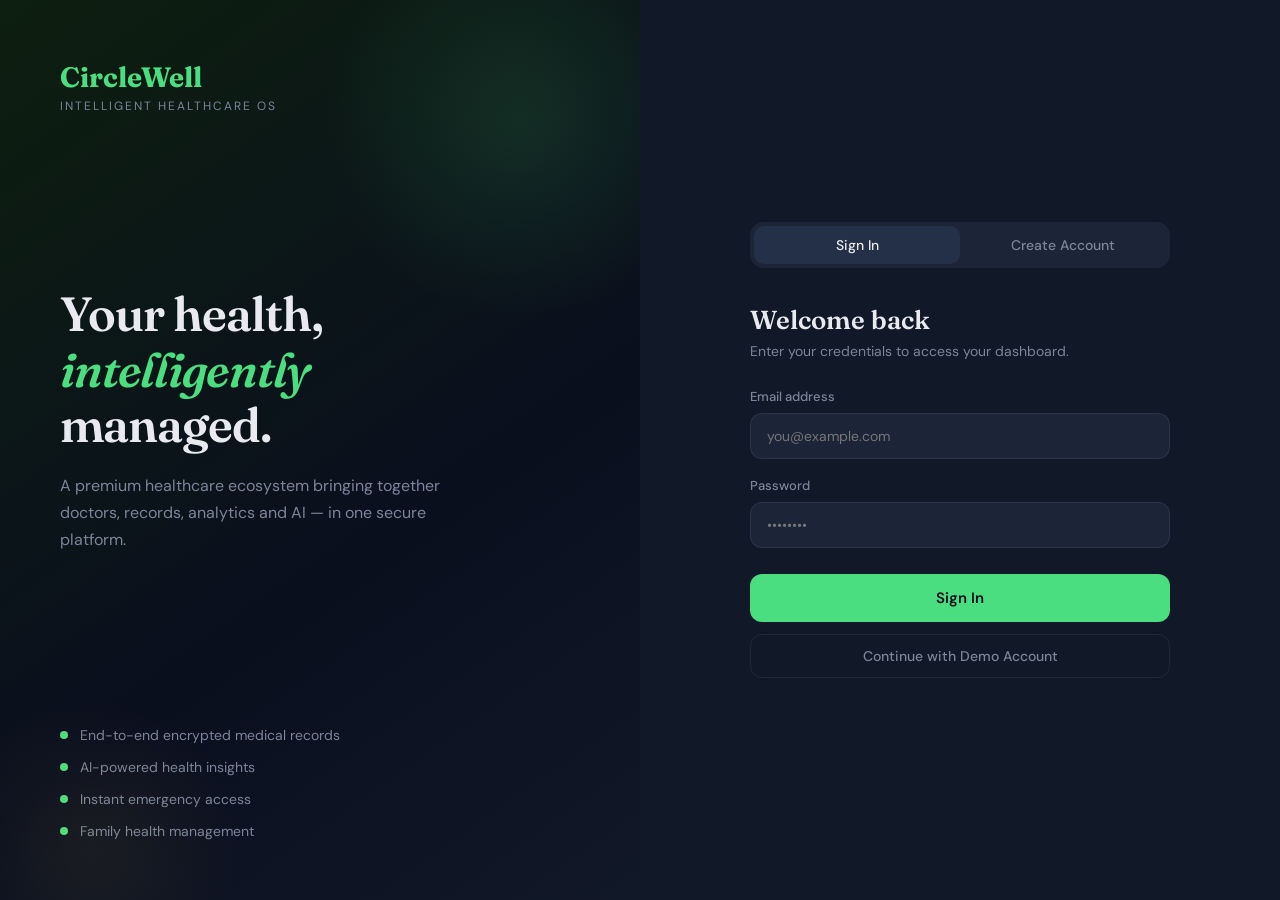
<file: circlewell/index.html>
<!DOCTYPE html>
<html lang="en">
<head>
<meta charset="UTF-8">
<meta name="viewport" content="width=device-width, initial-scale=1.0">
<title>CircleWell — Sign In</title>
<link href="https://fonts.googleapis.com/css2?family=Fraunces:ital,opsz,wght@0,9..144,300;0,9..144,600;0,9..144,700;1,9..144,300&family=DM+Sans:wght@300;400;500;600&display=swap" rel="stylesheet">
<style>
*,*::before,*::after{box-sizing:border-box;margin:0;padding:0}
:root{
  --navy:#0a0f1e;--navy2:#111827;--navy3:#1c2538;--navy4:#243047;
  --sage:#4ade80;--sage2:#86efac;--gold:#d4a847;--red:#f87171;
  --text:#e8eaf0;--muted:#7b8599;--border:rgba(255,255,255,0.07);
}
body{background:var(--navy);color:var(--text);font-family:'DM Sans',sans-serif;min-height:100vh;display:flex;}

/* Split layout */
.split{display:grid;grid-template-columns:1fr 1fr;min-height:100vh;width:100%;}

/* Left — branding */
.brand-panel{
  background:linear-gradient(145deg,#0d1f0f 0%,#0a0f1e 60%,#111827 100%);
  padding:60px;display:flex;flex-direction:column;justify-content:space-between;
  position:relative;overflow:hidden;
}
.brand-panel::before{
  content:'';position:absolute;top:-80px;right:-80px;
  width:400px;height:400px;border-radius:50%;
  background:radial-gradient(circle,rgba(74,222,128,0.12) 0%,transparent 70%);
}
.brand-panel::after{
  content:'';position:absolute;bottom:-100px;left:-60px;
  width:300px;height:300px;border-radius:50%;
  background:radial-gradient(circle,rgba(212,168,71,0.08) 0%,transparent 70%);
}
.brand-logo{font-family:'Fraunces',serif;font-size:28px;font-weight:700;color:var(--sage);}
.brand-tagline{font-size:12px;color:var(--muted);letter-spacing:2px;text-transform:uppercase;margin-top:4px;}

.brand-hero{position:relative;z-index:1;}
.brand-hero h1{font-family:'Fraunces',serif;font-size:48px;font-weight:600;line-height:1.15;margin-bottom:20px;letter-spacing:-1px;}
.brand-hero h1 em{font-style:italic;color:var(--sage);}
.brand-hero p{font-size:16px;color:var(--muted);line-height:1.7;max-width:380px;}

.features-list{list-style:none;display:flex;flex-direction:column;gap:14px;}
.features-list li{display:flex;align-items:center;gap:12px;font-size:14px;color:var(--muted);}
.features-list li .dot{width:8px;height:8px;background:var(--sage);border-radius:50%;flex-shrink:0;}

/* Right — auth form */
.auth-panel{
  background:var(--navy2);display:flex;align-items:center;justify-content:center;
  padding:60px 80px;
}
.auth-box{width:100%;max-width:420px;}
.auth-tabs{display:flex;gap:0;background:var(--navy3);border-radius:14px;padding:4px;margin-bottom:36px;}
.auth-tab{
  flex:1;padding:10px;border:none;background:transparent;
  color:var(--muted);font-size:14px;font-weight:500;font-family:'DM Sans',sans-serif;
  border-radius:10px;cursor:pointer;transition:all 0.2s;
}
.auth-tab.active{background:var(--navy4);color:var(--text);}

.auth-form{display:none;}
.auth-form.active{display:block;}

.auth-title{font-family:'Fraunces',serif;font-size:26px;font-weight:600;margin-bottom:6px;}
.auth-sub{color:var(--muted);font-size:14px;margin-bottom:28px;}

.form-group{margin-bottom:18px;}
.form-label{display:block;font-size:13px;color:var(--muted);margin-bottom:8px;font-weight:500;}
.form-input{
  width:100%;background:var(--navy3);border:1px solid var(--border);
  border-radius:12px;padding:13px 16px;color:var(--text);
  font-family:'DM Sans',sans-serif;font-size:14px;outline:none;transition:border-color 0.2s;
}
.form-input:focus{border-color:var(--sage);}

.btn-auth{
  width:100%;padding:14px;background:var(--sage);color:var(--navy);
  border:none;border-radius:12px;font-size:15px;font-weight:600;
  font-family:'DM Sans',sans-serif;cursor:pointer;transition:all 0.2s;margin-top:8px;
}
.btn-auth:hover{background:var(--sage2);transform:translateY(-1px);}

.demo-btn{
  width:100%;padding:12px;background:transparent;color:var(--muted);
  border:1px solid var(--border);border-radius:12px;font-size:14px;font-weight:500;
  font-family:'DM Sans',sans-serif;cursor:pointer;transition:all 0.2s;margin-top:12px;
}
.demo-btn:hover{background:rgba(255,255,255,0.04);color:var(--text);}

.error-msg{color:var(--red);font-size:13px;margin-top:10px;display:none;}

@media(max-width:800px){.split{grid-template-columns:1fr;}.brand-panel{display:none;}.auth-panel{padding:40px 24px;}}
</style>
</head>
<body>
<div class="split">
  <!-- Brand panel -->
  <div class="brand-panel">
    <div>
      <div class="brand-logo">CircleWell</div>
      <div class="brand-tagline">Intelligent Healthcare OS</div>
    </div>
    <div class="brand-hero">
      <h1>Your health,<br><em>intelligently</em><br>managed.</h1>
      <p>A premium healthcare ecosystem bringing together doctors, records, analytics and AI — in one secure platform.</p>
    </div>
    <ul class="features-list">
      <li><span class="dot"></span> End-to-end encrypted medical records</li>
      <li><span class="dot"></span> AI-powered health insights</li>
      <li><span class="dot"></span> Instant emergency access</li>
      <li><span class="dot"></span> Family health management</li>
    </ul>
  </div>

  <!-- Auth panel -->
  <div class="auth-panel">
    <div class="auth-box">
      <div class="auth-tabs">
        <button class="auth-tab active" onclick="switchTab('login')">Sign In</button>
        <button class="auth-tab" onclick="switchTab('signup')">Create Account</button>
      </div>

      <!-- Login -->
      <div class="auth-form active" id="login-form">
        <h2 class="auth-title">Welcome back</h2>
        <p class="auth-sub">Enter your credentials to access your dashboard.</p>
        <div class="form-group">
          <label class="form-label">Email address</label>
          <input type="email" id="login-email" class="form-input" placeholder="you@example.com">
        </div>
        <div class="form-group">
          <label class="form-label">Password</label>
          <input type="password" id="login-pw" class="form-input" placeholder="••••••••">
        </div>
        <p class="error-msg" id="login-error"></p>
        <button class="btn-auth" onclick="handleLogin()">Sign In</button>
        <button class="demo-btn" onclick="enterDemo()">Continue with Demo Account</button>
      </div>

      <!-- Signup -->
      <div class="auth-form" id="signup-form">
        <h2 class="auth-title">Create account</h2>
        <p class="auth-sub">Start your healthcare journey with CircleWell.</p>
        <div class="form-group">
          <label class="form-label">Full name</label>
          <input type="text" id="signup-name" class="form-input" placeholder="Arjun Mehta">
        </div>
        <div class="form-group">
          <label class="form-label">Email address</label>
          <input type="email" id="signup-email" class="form-input" placeholder="you@example.com">
        </div>
        <div class="form-group">
          <label class="form-label">Password</label>
          <input type="password" id="signup-pw" class="form-input" placeholder="Min 8 characters">
        </div>
        <p class="error-msg" id="signup-error"></p>
        <button class="btn-auth" onclick="handleSignup()">Create Account</button>
        <button class="demo-btn" onclick="enterDemo()">Continue with Demo Account</button>
      </div>
    </div>
  </div>
</div>

<script type="module">
  // Firebase auth (comment out if not configured yet)
  // import { login, register } from './js/firebase.js';

  window.switchTab = (tab) => {
    document.querySelectorAll('.auth-tab').forEach((t,i) => t.classList.toggle('active', (i===0 && tab==='login') || (i===1 && tab==='signup')));
    document.querySelectorAll('.auth-form').forEach(f => f.classList.remove('active'));
    document.getElementById(tab + '-form').classList.add('active');
  };

  window.handleLogin = async () => {
    const email = document.getElementById('login-email').value;
    const pw    = document.getElementById('login-pw').value;
    const err   = document.getElementById('login-error');
    if (!email || !pw) { err.textContent = 'Please fill in all fields.'; err.style.display = 'block'; return; }
    try {
      // await login(email, pw);  // Uncomment when Firebase is configured
      // For demo: just redirect
      sessionStorage.setItem('cw_user', JSON.stringify({ email, name: email.split('@')[0] }));
      window.location.href = 'pages/dashboard.html';
    } catch(e) {
      err.textContent = e.message || 'Login failed.';
      err.style.display = 'block';
    }
  };

  window.handleSignup = async () => {
    const name  = document.getElementById('signup-name').value;
    const email = document.getElementById('signup-email').value;
    const pw    = document.getElementById('signup-pw').value;
    const err   = document.getElementById('signup-error');
    if (!name || !email || !pw) { err.textContent = 'Please fill in all fields.'; err.style.display = 'block'; return; }
    if (pw.length < 8) { err.textContent = 'Password must be at least 8 characters.'; err.style.display = 'block'; return; }
    try {
      // const cred = await register(email, pw);  // Uncomment when Firebase configured
      // await setUserProfile(cred.user.uid, { name, email, healthId: 'CW-' + Math.random().toString().slice(2,10) });
      sessionStorage.setItem('cw_user', JSON.stringify({ email, name }));
      window.location.href = 'pages/dashboard.html';
    } catch(e) {
      err.textContent = e.message || 'Registration failed.';
      err.style.display = 'block';
    }
  };

  window.enterDemo = () => {
    sessionStorage.setItem('cw_demo', '1');
    window.location.href = 'pages/dashboard.html';
  };
</script>
</body>
</html>
</file>
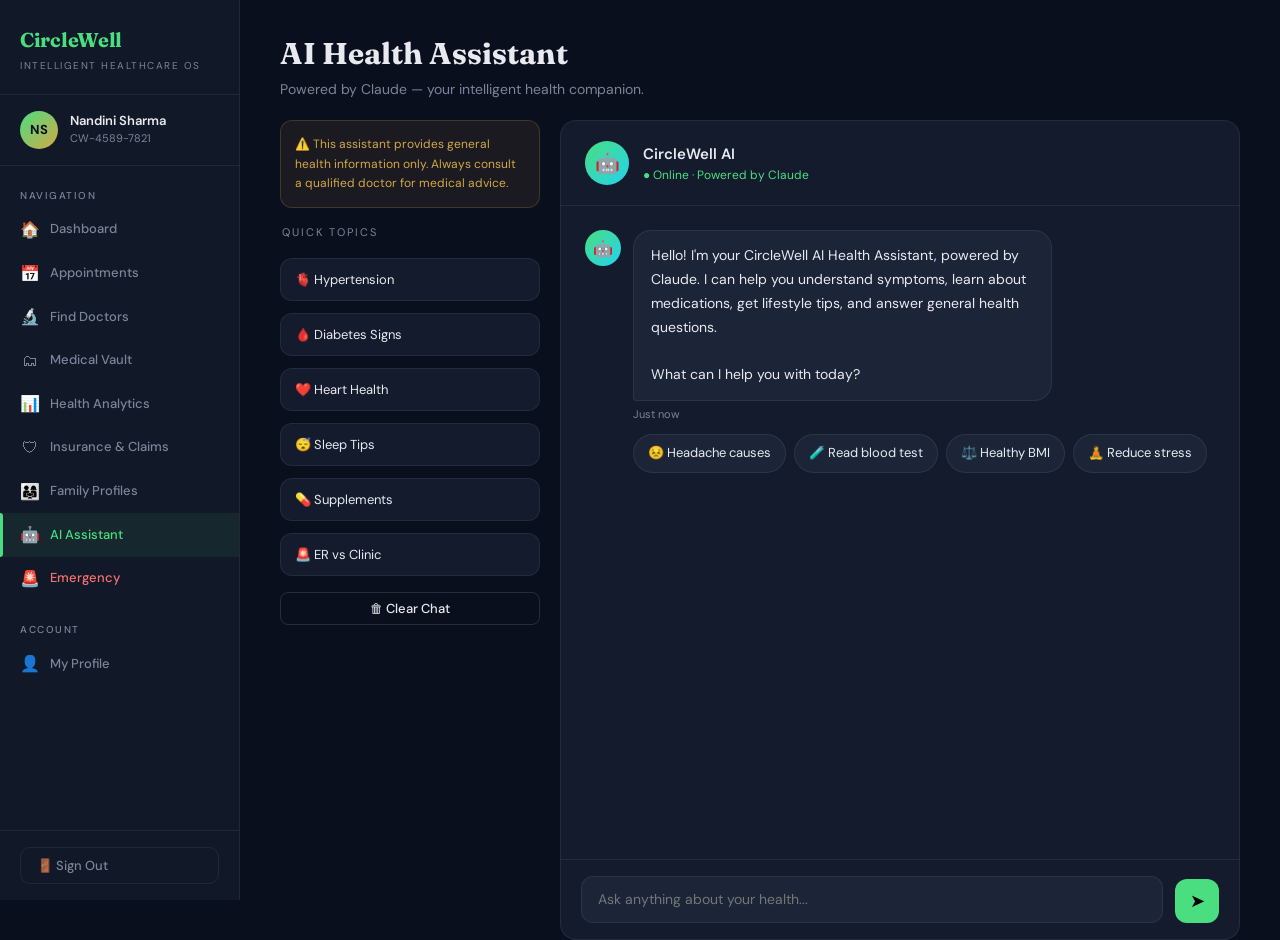
<file: circlewell/pages/ai.html>
<!DOCTYPE html>
<html lang="en">
<head>
<meta charset="UTF-8"><meta name="viewport" content="width=device-width, initial-scale=1.0">
<title>AI Assistant — CircleWell</title>
<link rel="stylesheet" href="../css/style.css">
<style>
.chat-shell{display:flex;height:calc(100vh - 80px);gap:20px;}
.chat-sidebar{width:260px;flex-shrink:0;display:flex;flex-direction:column;gap:12px;}
.chat-main{flex:1;display:flex;flex-direction:column;background:var(--card);border:1px solid var(--border);border-radius:var(--radius2);overflow:hidden;}
.chat-header{padding:20px 24px;border-bottom:1px solid var(--border);display:flex;align-items:center;gap:14px;}
.ai-avatar{width:44px;height:44px;border-radius:50%;background:linear-gradient(135deg,#4ade80,#22d3ee);display:flex;align-items:center;justify-content:center;font-size:20px;flex-shrink:0;}
.chat-body{flex:1;overflow-y:auto;padding:24px;display:flex;flex-direction:column;gap:16px;}
.chat-input-area{padding:16px 20px;border-top:1px solid var(--border);display:flex;gap:12px;align-items:flex-end;}
.chat-textarea{flex:1;background:var(--navy3);border:1px solid var(--border);border-radius:12px;padding:12px 16px;color:var(--text);font-family:'DM Sans',sans-serif;font-size:14px;resize:none;outline:none;line-height:1.5;max-height:140px;}
.chat-textarea:focus{border-color:var(--sage);}
.send-btn{width:44px;height:44px;background:var(--sage);border:none;border-radius:12px;cursor:pointer;font-size:18px;display:flex;align-items:center;justify-content:center;flex-shrink:0;transition:background 0.2s;}
.send-btn:hover{background:var(--sage2);}
.send-btn:disabled{background:var(--navy4);cursor:not-allowed;}

/* Messages */
.msg{display:flex;gap:12px;animation:fadeUp 0.25s ease;}
.msg.user{flex-direction:row-reverse;}
.msg-avatar{width:36px;height:36px;border-radius:50%;flex-shrink:0;display:flex;align-items:center;justify-content:center;font-size:14px;}
.msg.user .msg-avatar{background:linear-gradient(135deg,var(--sage),var(--gold));color:var(--navy);font-weight:700;}
.msg.ai .msg-avatar{background:linear-gradient(135deg,#4ade80,#22d3ee);font-size:16px;}
.msg-bubble{max-width:72%;padding:13px 17px;border-radius:18px;font-size:14px;line-height:1.7;}
.msg.user .msg-bubble{background:var(--sage);color:var(--navy);border-bottom-right-radius:4px;font-weight:500;}
.msg.ai .msg-bubble{background:var(--navy3);color:var(--text);border-bottom-left-radius:4px;border:1px solid var(--border);}
.msg-time{font-size:11px;color:var(--muted);margin-top:5px;text-align:right;}
.msg.ai .msg-time{text-align:left;}

/* Typing indicator */
.typing-dots{display:flex;gap:5px;padding:6px 2px;}
.typing-dots span{width:8px;height:8px;background:var(--muted);border-radius:50%;animation:bounce 1.2s infinite;}
.typing-dots span:nth-child(2){animation-delay:0.2s;}
.typing-dots span:nth-child(3){animation-delay:0.4s;}
@keyframes bounce{0%,80%,100%{transform:translateY(0)}40%{transform:translateY(-8px)}}
@keyframes fadeUp{from{opacity:0;transform:translateY(10px)}to{opacity:1;transform:translateY(0)}}

/* Quick prompts */
.quick-chip{background:var(--navy3);border:1px solid var(--border);border-radius:20px;padding:8px 14px;font-size:13px;cursor:pointer;transition:all 0.2s;color:var(--text);white-space:nowrap;}
.quick-chip:hover{border-color:var(--sage);color:var(--sage);}
.quick-chips{display:flex;flex-wrap:wrap;gap:8px;margin-bottom:12px;}

/* Sidebar topics */
.topic-btn{width:100%;text-align:left;background:var(--card);border:1px solid var(--border);border-radius:12px;padding:12px 14px;color:var(--text);font-size:13px;cursor:pointer;transition:all 0.2s;font-family:'DM Sans',sans-serif;}
.topic-btn:hover{border-color:var(--sage);color:var(--sage);}
.disclaimer{background:rgba(212,168,71,0.08);border:1px solid rgba(212,168,71,0.2);border-radius:12px;padding:14px;font-size:12px;color:var(--gold);line-height:1.6;}
</style>
</head>
<body>
<div class="app-shell">
  <div id="sidebar-mount"></div>
  <main class="main" style="padding-bottom:0;">
    <div class="page-header" style="margin-bottom:20px;">
      <h1>AI Health Assistant</h1>
      <p>Powered by Claude — your intelligent health companion.</p>
    </div>

    <div class="chat-shell">
      <!-- Left panel -->
      <div class="chat-sidebar">
        <div class="disclaimer">⚠️ This assistant provides general health information only. Always consult a qualified doctor for medical advice.</div>
        <div style="font-size:11px;letter-spacing:2px;text-transform:uppercase;color:var(--muted);padding:4px 2px;">Quick Topics</div>
        <button class="topic-btn" onclick="askTopic('What are common symptoms of hypertension and how can I manage it?')">🫀 Hypertension</button>
        <button class="topic-btn" onclick="askTopic('What are the early warning signs of diabetes?')">🩸 Diabetes Signs</button>
        <button class="topic-btn" onclick="askTopic('What lifestyle changes can improve heart health?')">❤️ Heart Health</button>
        <button class="topic-btn" onclick="askTopic('How much sleep do adults need and how can I improve sleep quality?')">😴 Sleep Tips</button>
        <button class="topic-btn" onclick="askTopic('What vitamins and supplements should I consider for general health?')">💊 Supplements</button>
        <button class="topic-btn" onclick="askTopic('How do I know when I should go to an emergency room vs. see a regular doctor?')">🚨 ER vs Clinic</button>
        <button class="btn btn-outline btn-sm" onclick="clearChat()" style="margin-top:4px;">🗑 Clear Chat</button>
      </div>

      <!-- Chat -->
      <div class="chat-main">
        <div class="chat-header">
          <div class="ai-avatar">🤖</div>
          <div>
            <div style="font-weight:600;font-size:15px;">CircleWell AI</div>
            <div style="font-size:12px;color:var(--sage);">● Online · Powered by Claude</div>
          </div>
        </div>

        <div class="chat-body" id="chat-body">
          <!-- Welcome message -->
          <div class="msg ai">
            <div class="msg-avatar">🤖</div>
            <div>
              <div class="msg-bubble">
                Hello! I'm your CircleWell AI Health Assistant, powered by Claude. I can help you understand symptoms, learn about medications, get lifestyle tips, and answer general health questions.<br><br>
                What can I help you with today?
              </div>
              <div class="msg-time">Just now</div>
              <div class="quick-chips" style="margin-top:10px;">
                <span class="quick-chip" onclick="askTopic('I have a headache. What could be causing it?')">😣 Headache causes</span>
                <span class="quick-chip" onclick="askTopic('How do I read my blood test report?')">🧪 Read blood test</span>
                <span class="quick-chip" onclick="askTopic('What is a healthy BMI range?')">⚖️ Healthy BMI</span>
                <span class="quick-chip" onclick="askTopic('How can I reduce stress naturally?')">🧘 Reduce stress</span>
              </div>
            </div>
          </div>
        </div>

        <div class="chat-input-area">
          <textarea class="chat-textarea" id="chat-input" rows="1" placeholder="Ask anything about your health..." onkeydown="handleKey(event)" oninput="autoResize(this)"></textarea>
          <button class="send-btn" id="send-btn" onclick="sendMessage()">➤</button>
        </div>
      </div>
    </div>
  </main>
</div>

<script type="module">
import { buildSidebar, DEMO } from '../js/shared.js';
document.getElementById('sidebar-mount').outerHTML = buildSidebar('ai', DEMO);
window.handleLogout = () => { sessionStorage.clear(); window.location.href = '../index.html'; };

const SYSTEM_PROMPT = `You are CircleWell AI, a knowledgeable and empathetic health assistant. You help users understand health conditions, symptoms, medications, and wellness tips. 

Rules:
- Provide accurate, evidence-based health information in plain language
- Always recommend consulting a qualified doctor for diagnosis or treatment
- Be concise but thorough — use bullet points where helpful
- If someone describes a medical emergency, tell them to call emergency services immediately
- You have access to the user's basic profile: Name: Arjun Mehta, Age: 35, Blood Group: B+
- Never diagnose conditions — only provide general information
- Be warm, supportive, and professional`;

let conversationHistory = [];
const chatBody = document.getElementById('chat-body');

function now() {
  return new Date().toLocaleTimeString('en-IN', { hour:'2-digit', minute:'2-digit' });
}

function addMsg(role, text) {
  const isUser = role === 'user';
  const initials = 'AM';
  const div = document.createElement('div');
  div.className = `msg ${isUser ? 'user' : 'ai'}`;
  div.innerHTML = `
    <div class="msg-avatar">${isUser ? initials : '🤖'}</div>
    <div>
      <div class="msg-bubble">${text.replace(/\n/g,'<br>')}</div>
      <div class="msg-time">${now()}</div>
    </div>`;
  chatBody.appendChild(div);
  chatBody.scrollTop = chatBody.scrollHeight;
  return div;
}

function addTyping() {
  const div = document.createElement('div');
  div.className = 'msg ai';
  div.id = 'typing-indicator';
  div.innerHTML = `<div class="msg-avatar">🤖</div><div class="msg-bubble"><div class="typing-dots"><span></span><span></span><span></span></div></div>`;
  chatBody.appendChild(div);
  chatBody.scrollTop = chatBody.scrollHeight;
}

function removeTyping() {
  document.getElementById('typing-indicator')?.remove();
}

async function callClaude(userMessage) {
  conversationHistory.push({ role: 'user', content: userMessage });

  try {
    const response = await fetch('https://api.anthropic.com/v1/messages', {
      method: 'POST',
      headers: { 'Content-Type': 'application/json' },
      body: JSON.stringify({
        model: 'claude-sonnet-4-20250514',
        max_tokens: 1000,
        system: SYSTEM_PROMPT,
        messages: conversationHistory
      })
    });

    const data = await response.json();
    const reply = data.content?.map(b => b.text || '').join('') || 'Sorry, I encountered an error. Please try again.';
    conversationHistory.push({ role: 'assistant', content: reply });
    return reply;
  } catch (err) {
    return 'I\'m having trouble connecting right now. Please check your connection and try again.';
  }
}

window.sendMessage = async () => {
  const input = document.getElementById('chat-input');
  const text  = input.value.trim();
  if (!text) return;

  const btn = document.getElementById('send-btn');
  input.value = '';
  input.style.height = 'auto';
  btn.disabled = true;

  addMsg('user', text);
  addTyping();

  const reply = await callClaude(text);
  removeTyping();
  addMsg('ai', reply);
  btn.disabled = false;
  input.focus();
};

window.askTopic = (q) => {
  document.getElementById('chat-input').value = q;
  sendMessage();
};

window.clearChat = () => {
  conversationHistory = [];
  chatBody.innerHTML = '';
  addMsg('ai', 'Chat cleared. How can I help you today?');
};

window.handleKey = (e) => {
  if (e.key === 'Enter' && !e.shiftKey) { e.preventDefault(); sendMessage(); }
};

window.autoResize = (el) => {
  el.style.height = 'auto';
  el.style.height = Math.min(el.scrollHeight, 140) + 'px';
};
</script>
</body>
</html>
</file>
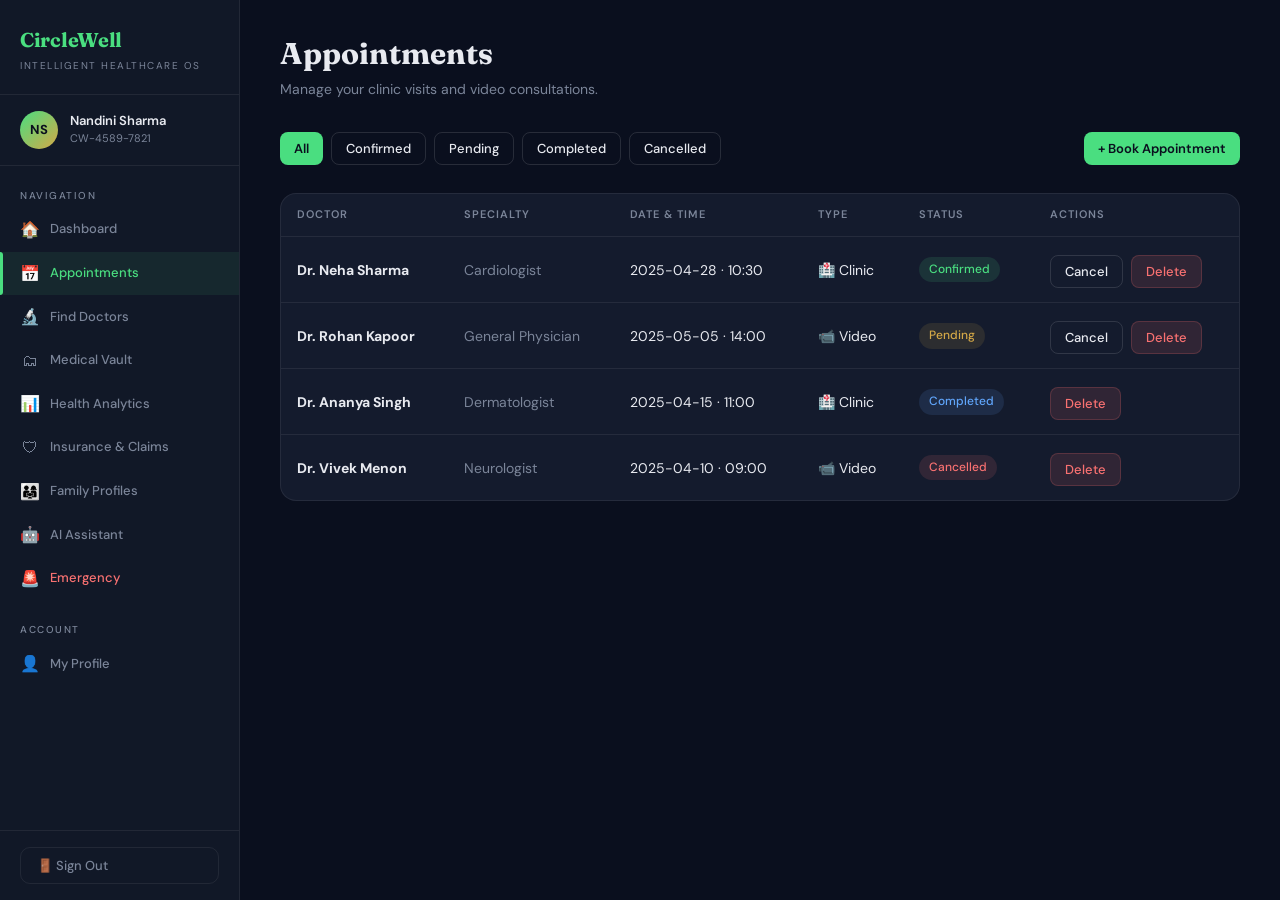
<file: circlewell/pages/appointments.html>
<!DOCTYPE html>
<html lang="en">
<head>
<meta charset="UTF-8"><meta name="viewport" content="width=device-width, initial-scale=1.0">
<title>Appointments — CircleWell</title>
<link rel="stylesheet" href="../css/style.css">
</head>
<body>
<div class="app-shell">
  <div id="sidebar-mount"></div>
  <main class="main">
    <div class="page-header">
      <h1>Appointments</h1>
      <p>Manage your clinic visits and video consultations.</p>
    </div>

    <!-- Filter tabs -->
    <div style="display:flex;gap:8px;margin-bottom:28px;flex-wrap:wrap;">
      <button class="btn btn-primary btn-sm filter-tab active" data-filter="all">All</button>
      <button class="btn btn-outline btn-sm filter-tab" data-filter="confirmed">Confirmed</button>
      <button class="btn btn-outline btn-sm filter-tab" data-filter="pending">Pending</button>
      <button class="btn btn-outline btn-sm filter-tab" data-filter="completed">Completed</button>
      <button class="btn btn-outline btn-sm filter-tab" data-filter="cancelled">Cancelled</button>
      <button class="btn btn-primary btn-sm" style="margin-left:auto;" onclick="openModal('apt-modal')">+ Book Appointment</button>
    </div>

    <!-- Appointments list -->
    <div class="card" style="padding:0;overflow:hidden;">
      <div class="table-wrap">
        <table>
          <thead>
            <tr>
              <th>Doctor</th>
              <th>Specialty</th>
              <th>Date & Time</th>
              <th>Type</th>
              <th>Status</th>
              <th>Actions</th>
            </tr>
          </thead>
          <tbody id="apt-tbody"></tbody>
        </table>
      </div>
    </div>
  </main>
</div>

<!-- Book Appointment Modal -->
<div class="modal-overlay" id="apt-modal">
  <div class="modal">
    <div class="modal-header">
      <div class="modal-title">Book Appointment</div>
      <button class="modal-close">✕</button>
    </div>
    <div class="form-grid">
      <div class="form-group">
        <label class="form-label">Doctor Name</label>
        <input class="form-input" id="apt-doctor" placeholder="Dr. Neha Sharma">
      </div>
      <div class="form-group">
        <label class="form-label">Specialty</label>
        <select class="form-select" id="apt-specialty">
          <option>General Physician</option>
          <option>Cardiologist</option>
          <option>Dermatologist</option>
          <option>Neurologist</option>
          <option>Orthopedist</option>
          <option>Pediatrician</option>
          <option>Psychiatrist</option>
          <option>Gynecologist</option>
          <option>Ophthalmologist</option>
        </select>
      </div>
      <div class="form-group">
        <label class="form-label">Date</label>
        <input class="form-input" type="date" id="apt-date">
      </div>
      <div class="form-group">
        <label class="form-label">Time</label>
        <input class="form-input" type="time" id="apt-time">
      </div>
    </div>
    <div class="form-group">
      <label class="form-label">Consultation Type</label>
      <select class="form-select" id="apt-type">
        <option value="clinic">Clinic Visit</option>
        <option value="video">Video Consult</option>
        <option value="home">Home Visit</option>
      </select>
    </div>
    <div class="form-group">
      <label class="form-label">Notes (optional)</label>
      <textarea class="form-textarea" id="apt-notes" placeholder="Reason for visit, symptoms..."></textarea>
    </div>
    <div style="display:flex;gap:12px;justify-content:flex-end;">
      <button class="btn btn-outline" onclick="closeModal('apt-modal')">Cancel</button>
      <button class="btn btn-primary" onclick="bookAppointment()">Confirm Booking</button>
    </div>
  </div>
</div>

<script type="module">
import { buildSidebar, DEMO, toast, openModal, closeModal, setupModals } from '../js/shared.js';
window.openModal = openModal; window.closeModal = closeModal;

document.getElementById('sidebar-mount').outerHTML = buildSidebar('appointments', DEMO);
setupModals();
window.handleLogout = () => { sessionStorage.clear(); window.location.href = '../index.html'; };

const STORAGE_KEY = 'cw_appointments';

const SEED = [
  { id:'1', doctor:'Dr. Neha Sharma',  specialty:'Cardiologist',      date:'2025-04-28', time:'10:30', type:'clinic', status:'confirmed', notes:'' },
  { id:'2', doctor:'Dr. Rohan Kapoor', specialty:'General Physician', date:'2025-05-05', time:'14:00', type:'video',  status:'pending',   notes:'Routine checkup' },
  { id:'3', doctor:'Dr. Ananya Singh', specialty:'Dermatologist',     date:'2025-04-15', time:'11:00', type:'clinic', status:'completed', notes:'Skin rash' },
  { id:'4', doctor:'Dr. Vivek Menon',  specialty:'Neurologist',       date:'2025-04-10', time:'09:00', type:'video',  status:'cancelled', notes:'' },
];

function load() {
  const saved = localStorage.getItem(STORAGE_KEY);
  return saved ? JSON.parse(saved) : SEED;
}
function save(data) { localStorage.setItem(STORAGE_KEY, JSON.stringify(data)); }

let currentFilter = 'all';
let allApts = load();

function statusBadge(s) {
  const map = { confirmed:'badge-green', pending:'badge-gold', completed:'badge-blue', cancelled:'badge-red' };
  return `<span class="badge ${map[s]||'badge-muted'}">${s.charAt(0).toUpperCase()+s.slice(1)}</span>`;
}

function typeIcon(t) {
  return t === 'video' ? '📹 Video' : t === 'home' ? '🏠 Home' : '🏥 Clinic';
}

function render() {
  const tbody = document.getElementById('apt-tbody');
  const data  = currentFilter === 'all' ? allApts : allApts.filter(a => a.status === currentFilter);
  if (!data.length) {
    tbody.innerHTML = `<tr><td colspan="6"><div class="empty-state"><span class="empty-icon">📅</span><h3>No appointments found</h3><p>Book your first appointment to get started.</p></div></td></tr>`;
    return;
  }
  tbody.innerHTML = data.map(a => `
    <tr>
      <td><strong>${a.doctor}</strong></td>
      <td style="color:var(--muted)">${a.specialty}</td>
      <td>${a.date} · ${a.time}</td>
      <td>${typeIcon(a.type)}</td>
      <td>${statusBadge(a.status)}</td>
      <td style="display:flex;gap:8px;padding-top:18px;">
        ${a.status === 'pending' || a.status === 'confirmed'
          ? `<button class="btn btn-outline btn-sm" onclick="cancelApt('${a.id}')">Cancel</button>`
          : ''}
        <button class="btn btn-danger btn-sm" onclick="deleteApt('${a.id}')">Delete</button>
      </td>
    </tr>`).join('');
}

window.bookAppointment = () => {
  const doctor    = document.getElementById('apt-doctor').value.trim();
  const specialty = document.getElementById('apt-specialty').value;
  const date      = document.getElementById('apt-date').value;
  const time      = document.getElementById('apt-time').value;
  const type      = document.getElementById('apt-type').value;
  const notes     = document.getElementById('apt-notes').value;
  if (!doctor || !date || !time) { toast('Please fill in all required fields.', 'error'); return; }

  const newApt = { id: Date.now().toString(), doctor, specialty, date, time, type, status:'pending', notes };
  allApts.unshift(newApt);
  save(allApts);
  // Firebase: await addItem('appointments', { ...newApt, uid: DEMO.uid });
  render();
  closeModal('apt-modal');
  toast('Appointment booked successfully!');
  ['apt-doctor','apt-date','apt-time','apt-notes'].forEach(id => document.getElementById(id).value = '');
};

window.cancelApt = (id) => {
  allApts = allApts.map(a => a.id === id ? { ...a, status:'cancelled' } : a);
  save(allApts);
  render();
  toast('Appointment cancelled.');
};

window.deleteApt = (id) => {
  allApts = allApts.filter(a => a.id !== id);
  save(allApts);
  render();
  toast('Appointment deleted.');
};

document.querySelectorAll('.filter-tab').forEach(btn => {
  btn.addEventListener('click', () => {
    document.querySelectorAll('.filter-tab').forEach(b => { b.classList.remove('active','btn-primary'); b.classList.add('btn-outline'); });
    btn.classList.add('active','btn-primary'); btn.classList.remove('btn-outline');
    currentFilter = btn.dataset.filter;
    render();
  });
});

// Set default date to today
document.getElementById('apt-date').valueAsDate = new Date();
render();
</script>
</body>
</html>
</file>
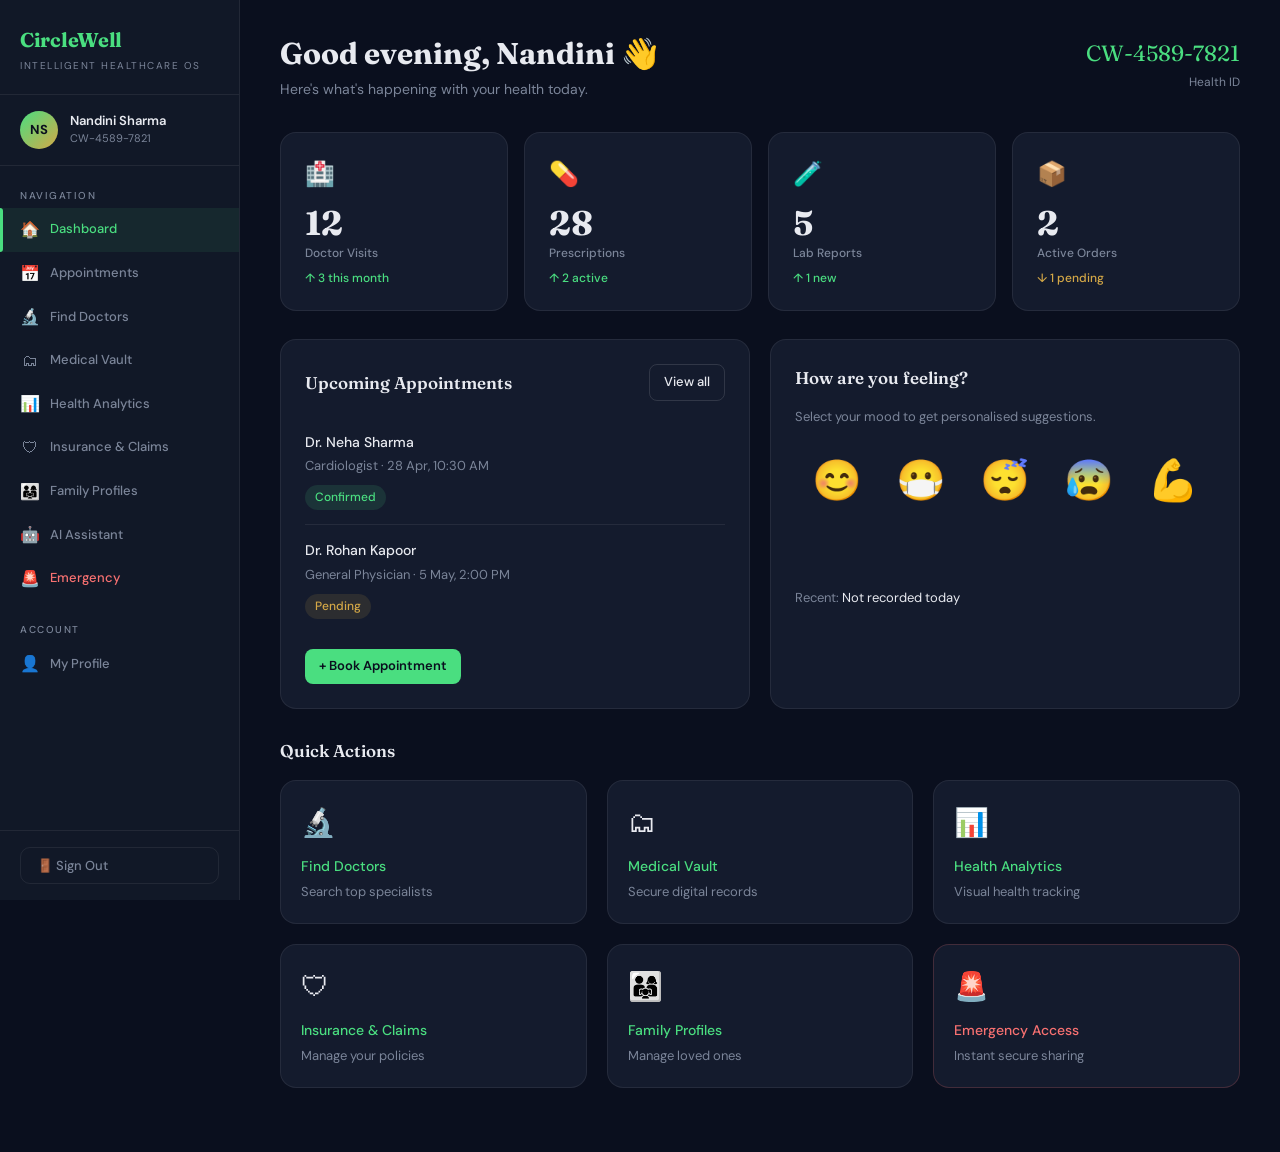
<file: circlewell/pages/dashboard.html>
<!DOCTYPE html>
<html lang="en">
<head>
<meta charset="UTF-8"><meta name="viewport" content="width=device-width, initial-scale=1.0">
<title>Dashboard — CircleWell</title>
<link rel="stylesheet" href="../css/style.css">
</head>
<body>
<div class="app-shell" id="shell">
  <div id="sidebar-mount"></div>
  <main class="main">
    <div class="page-header" style="display:flex;justify-content:space-between;align-items:flex-start;">
      <div>
        <h1 id="greeting">Good morning 👋</h1>
        <p id="subline">Here's what's happening with your health today.</p>
      </div>
      <div style="text-align:right;">
        <div style="font-family:'Fraunces',serif;font-size:22px;color:var(--sage)" id="hid">CW-4589-7821</div>
        <div style="font-size:12px;color:var(--muted);margin-top:2px;">Health ID</div>
      </div>
    </div>

    <!-- Stats -->
    <div class="stat-grid">
      <div class="stat-card">
        <span class="icon">🏥</span>
        <div class="value" id="s-visits">12</div>
        <div class="label">Doctor Visits</div>
        <div class="trend up">↑ 3 this month</div>
      </div>
      <div class="stat-card">
        <span class="icon">💊</span>
        <div class="value" id="s-rx">28</div>
        <div class="label">Prescriptions</div>
        <div class="trend up">↑ 2 active</div>
      </div>
      <div class="stat-card">
        <span class="icon">🧪</span>
        <div class="value" id="s-reports">5</div>
        <div class="label">Lab Reports</div>
        <div class="trend up">↑ 1 new</div>
      </div>
      <div class="stat-card">
        <span class="icon">📦</span>
        <div class="value" id="s-orders">2</div>
        <div class="label">Active Orders</div>
        <div class="trend down">↓ 1 pending</div>
      </div>
    </div>

    <div class="grid-2" style="margin-bottom:28px;">
      <!-- Upcoming appointments -->
      <div class="card">
        <div class="section-header">
          <div class="section-title">Upcoming Appointments</div>
          <a href="appointments.html" class="btn btn-outline btn-sm">View all</a>
        </div>
        <div id="upcoming-list">
          <div style="padding:14px 0;border-bottom:1px solid var(--border);">
            <div style="font-weight:500;font-size:14px;">Dr. Neha Sharma</div>
            <div style="font-size:13px;color:var(--muted);margin-top:3px;">Cardiologist · 28 Apr, 10:30 AM</div>
            <span class="badge badge-green" style="margin-top:8px;">Confirmed</span>
          </div>
          <div style="padding:14px 0;">
            <div style="font-weight:500;font-size:14px;">Dr. Rohan Kapoor</div>
            <div style="font-size:13px;color:var(--muted);margin-top:3px;">General Physician · 5 May, 2:00 PM</div>
            <span class="badge badge-gold" style="margin-top:8px;">Pending</span>
          </div>
        </div>
        <a href="appointments.html" class="btn btn-primary btn-sm" style="margin-top:16px;">+ Book Appointment</a>
      </div>

      <!-- Mood tracker -->
      <div class="card">
        <div class="section-header">
          <div class="section-title">How are you feeling?</div>
        </div>
        <p style="font-size:13px;color:var(--muted);margin-bottom:20px;">Select your mood to get personalised suggestions.</p>
        <div style="display:flex;justify-content:space-around;font-size:40px;margin-bottom:20px;">
          <span class="mood-emoji" data-mood="great"     title="Great">😊</span>
          <span class="mood-emoji" data-mood="sick"      title="Sick">😷</span>
          <span class="mood-emoji" data-mood="tired"     title="Tired">😴</span>
          <span class="mood-emoji" data-mood="anxious"   title="Anxious">😰</span>
          <span class="mood-emoji" data-mood="energetic" title="Energetic">💪</span>
        </div>
        <div id="mood-result" style="font-size:14px;color:var(--muted);text-align:center;min-height:40px;"></div>
        <div id="mood-history" style="margin-top:16px;font-size:13px;color:var(--muted);">
          Recent: <span id="mood-recent" style="color:var(--text)">Not recorded today</span>
        </div>
      </div>
    </div>

    <!-- Quick actions -->
    <div class="section-header"><div class="section-title">Quick Actions</div></div>
    <div class="grid-3" style="margin-bottom:28px;">
      <a href="doctors.html"      class="card card-sm" style="text-decoration:none;color:inherit;transition:transform 0.2s,box-shadow 0.2s;cursor:pointer;" onmouseover="this.style.transform='translateY(-4px)';this.style.boxShadow='0 0 30px rgba(74,222,128,0.1)'" onmouseout="this.style.transform='';this.style.boxShadow=''">
        <div style="font-size:28px;margin-bottom:10px;">🔬</div>
        <div style="font-weight:500;color:var(--sage);">Find Doctors</div>
        <div style="font-size:13px;color:var(--muted);margin-top:4px;">Search top specialists</div>
      </a>
      <a href="records.html"      class="card card-sm" style="text-decoration:none;color:inherit;transition:transform 0.2s,box-shadow 0.2s;cursor:pointer;" onmouseover="this.style.transform='translateY(-4px)';this.style.boxShadow='0 0 30px rgba(74,222,128,0.1)'" onmouseout="this.style.transform='';this.style.boxShadow=''">
        <div style="font-size:28px;margin-bottom:10px;">🗂</div>
        <div style="font-weight:500;color:var(--sage);">Medical Vault</div>
        <div style="font-size:13px;color:var(--muted);margin-top:4px;">Secure digital records</div>
      </a>
      <a href="analytics.html"    class="card card-sm" style="text-decoration:none;color:inherit;transition:transform 0.2s,box-shadow 0.2s;cursor:pointer;" onmouseover="this.style.transform='translateY(-4px)';this.style.boxShadow='0 0 30px rgba(74,222,128,0.1)'" onmouseout="this.style.transform='';this.style.boxShadow=''">
        <div style="font-size:28px;margin-bottom:10px;">📊</div>
        <div style="font-weight:500;color:var(--sage);">Health Analytics</div>
        <div style="font-size:13px;color:var(--muted);margin-top:4px;">Visual health tracking</div>
      </a>
      <a href="insurance.html"    class="card card-sm" style="text-decoration:none;color:inherit;transition:transform 0.2s,box-shadow 0.2s;cursor:pointer;" onmouseover="this.style.transform='translateY(-4px)';this.style.boxShadow='0 0 30px rgba(74,222,128,0.1)'" onmouseout="this.style.transform='';this.style.boxShadow=''">
        <div style="font-size:28px;margin-bottom:10px;">🛡</div>
        <div style="font-weight:500;color:var(--sage);">Insurance & Claims</div>
        <div style="font-size:13px;color:var(--muted);margin-top:4px;">Manage your policies</div>
      </a>
      <a href="family.html"       class="card card-sm" style="text-decoration:none;color:inherit;transition:transform 0.2s,box-shadow 0.2s;cursor:pointer;" onmouseover="this.style.transform='translateY(-4px)';this.style.boxShadow='0 0 30px rgba(74,222,128,0.1)'" onmouseout="this.style.transform='';this.style.boxShadow=''">
        <div style="font-size:28px;margin-bottom:10px;">👨‍👩‍👧</div>
        <div style="font-weight:500;color:var(--sage);">Family Profiles</div>
        <div style="font-size:13px;color:var(--muted);margin-top:4px;">Manage loved ones</div>
      </a>
      <a href="emergency.html"    class="card card-sm" style="text-decoration:none;color:inherit;border:1px solid rgba(248,113,113,0.2);transition:transform 0.2s,box-shadow 0.2s;cursor:pointer;" onmouseover="this.style.transform='translateY(-4px)';this.style.boxShadow='0 0 30px rgba(248,113,113,0.1)'" onmouseout="this.style.transform='';this.style.boxShadow=''">
        <div style="font-size:28px;margin-bottom:10px;">🚨</div>
        <div style="font-weight:500;color:var(--red);">Emergency Access</div>
        <div style="font-size:13px;color:var(--muted);margin-top:4px;">Instant secure sharing</div>
      </a>
    </div>
  </main>
</div>

<script type="module">
import { buildSidebar, DEMO } from '../js/shared.js';

const user = DEMO;
document.getElementById('sidebar-mount').outerHTML = buildSidebar('dashboard', user);

// Greeting
const h = new Date().getHours();
const g = h < 12 ? 'Good morning' : h < 17 ? 'Good afternoon' : 'Good evening';
document.getElementById('greeting').textContent = g + ', ' + user.name.split(' ')[0] + ' 👋';
document.getElementById('hid').textContent = user.healthId;

// Stats from demo or Firebase
document.getElementById('s-visits').textContent   = user.stats.visits;
document.getElementById('s-rx').textContent        = user.stats.prescriptions;
document.getElementById('s-reports').textContent   = user.stats.reports;
document.getElementById('s-orders').textContent    = user.stats.orders;

// Mood tracker
const moodMessages = {
  great:     '✨ Great! Stay hydrated and keep up your streak.',
  sick:      '🤒 Feel better soon. Consider booking a doctor visit.',
  tired:     '😴 Rest up. Try to sleep 7-8 hours tonight.',
  anxious:   '🧘 Try a 5-min breathing exercise. You\'ve got this.',
  energetic: '💪 Awesome energy! Great day to log a workout.'
};

document.querySelectorAll('.mood-emoji').forEach(el => {
  el.style.cursor = 'pointer';
  el.style.transition = 'transform 0.2s';
  el.addEventListener('mouseenter', () => el.style.transform = 'scale(1.3)');
  el.addEventListener('mouseleave', () => el.style.transform = '');
  el.addEventListener('click', () => {
    const mood = el.dataset.mood;
    document.getElementById('mood-result').innerHTML = `<span style="color:var(--sage)">${moodMessages[mood]}</span>`;
    document.getElementById('mood-recent').textContent = el.title + ' · Just now';
    // Firebase: addItem('moods', { uid: user.uid, mood, createdAt: serverTimestamp() });
    localStorage.setItem('cw_mood', JSON.stringify({ mood, label: el.title, time: new Date().toISOString() }));
  });
});

const saved = localStorage.getItem('cw_mood');
if (saved) {
  const { label, time } = JSON.parse(saved);
  const d = new Date(time);
  document.getElementById('mood-recent').textContent = label + ' · ' + d.toLocaleTimeString('en-IN', { hour:'2-digit', minute:'2-digit' });
}

window.handleLogout = () => { sessionStorage.clear(); window.location.href = '../index.html'; };
</script>
</body>
</html>
</file>
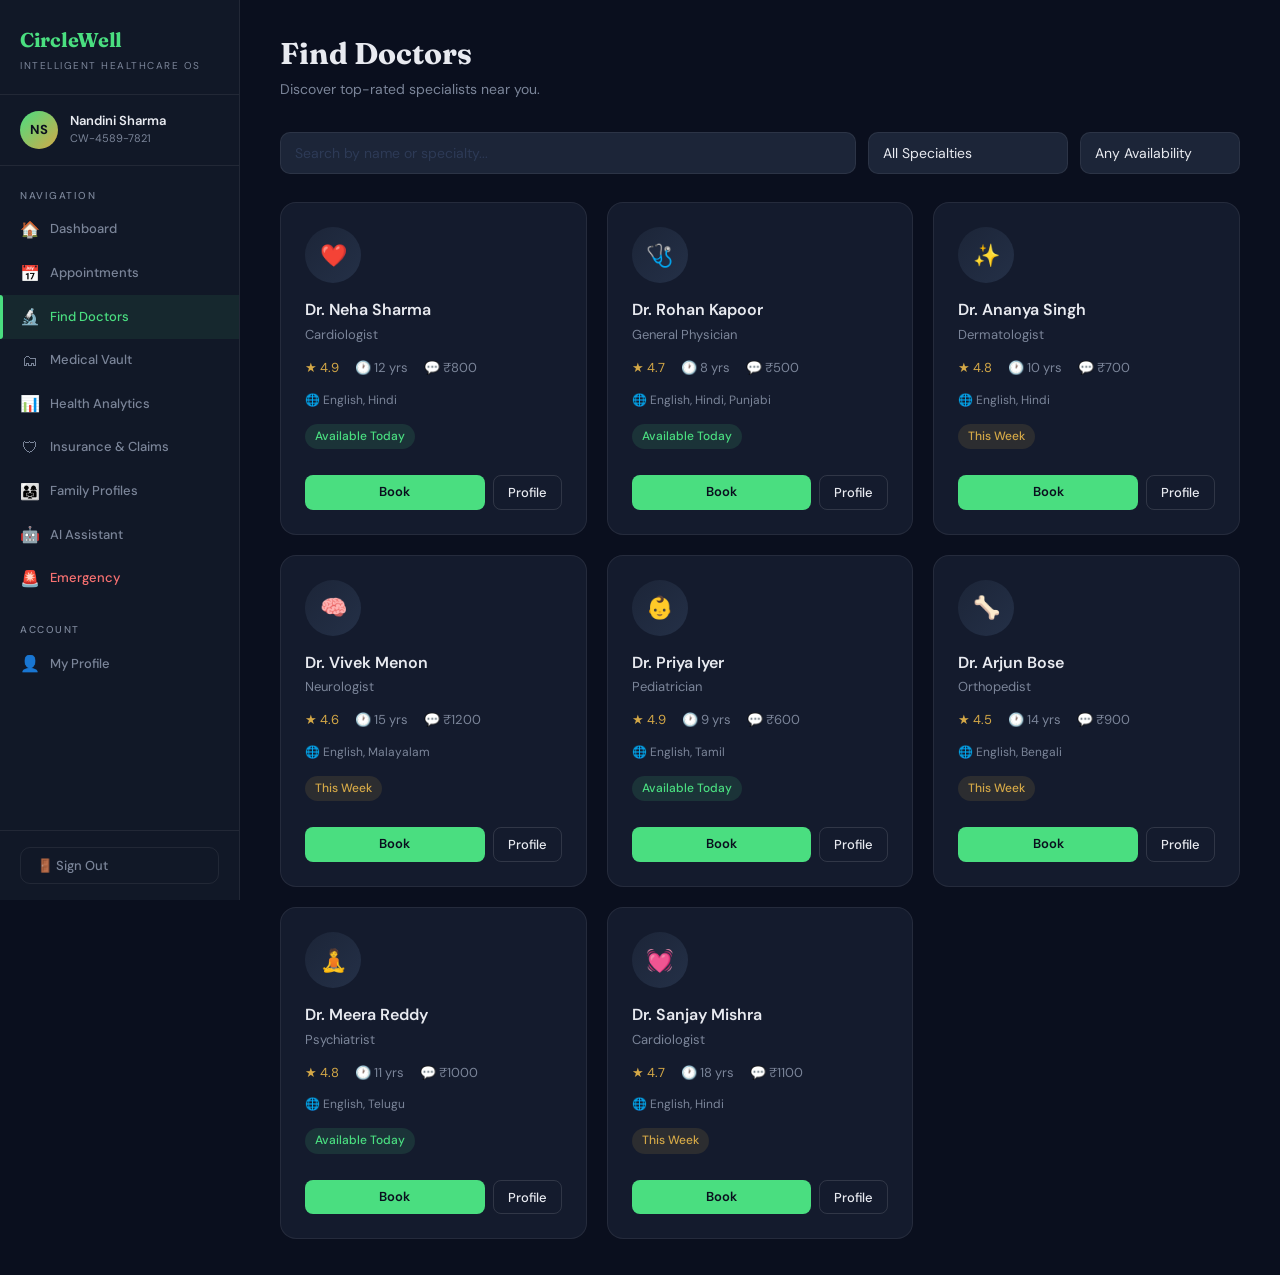
<file: circlewell/pages/doctors.html>
<!DOCTYPE html>
<html lang="en">
<head>
<meta charset="UTF-8"><meta name="viewport" content="width=device-width, initial-scale=1.0">
<title>Find Doctors — CircleWell</title>
<link rel="stylesheet" href="../css/style.css">
<style>
.doctor-grid{display:grid;grid-template-columns:repeat(auto-fill,minmax(280px,1fr));gap:20px;}
.doctor-card{background:var(--card);border:1px solid var(--border);border-radius:var(--radius2);padding:24px;transition:transform 0.2s,box-shadow 0.2s;}
.doctor-card:hover{transform:translateY(-4px);box-shadow:0 0 30px rgba(74,222,128,0.1);}
.doc-avatar{width:56px;height:56px;border-radius:50%;background:linear-gradient(135deg,var(--navy3),var(--navy4));display:flex;align-items:center;justify-content:center;font-size:22px;margin-bottom:14px;}
.doc-name{font-weight:600;font-size:16px;margin-bottom:2px;}
.doc-spec{font-size:13px;color:var(--muted);}
.doc-meta{display:flex;gap:16px;margin:12px 0;font-size:13px;color:var(--muted);}
.doc-meta span{display:flex;align-items:center;gap:4px;}
.doc-rating{color:var(--gold);}
.search-bar{display:flex;gap:12px;margin-bottom:28px;flex-wrap:wrap;}
.search-bar input{flex:1;min-width:200px;}
.search-bar select{width:200px;}
</style>
</head>
<body>
<div class="app-shell">
  <div id="sidebar-mount"></div>
  <main class="main">
    <div class="page-header">
      <h1>Find Doctors</h1>
      <p>Discover top-rated specialists near you.</p>
    </div>

    <div class="search-bar">
      <input class="form-input" id="search" placeholder="Search by name or specialty..." oninput="filterDoctors()">
      <select class="form-select" id="spec-filter" onchange="filterDoctors()">
        <option value="">All Specialties</option>
        <option>General Physician</option>
        <option>Cardiologist</option>
        <option>Dermatologist</option>
        <option>Neurologist</option>
        <option>Orthopedist</option>
        <option>Pediatrician</option>
        <option>Psychiatrist</option>
      </select>
      <select class="form-select" id="avail-filter" onchange="filterDoctors()" style="width:160px;">
        <option value="">Any Availability</option>
        <option value="today">Available Today</option>
        <option value="week">This Week</option>
      </select>
    </div>

    <div class="doctor-grid" id="doctor-grid"></div>
  </main>
</div>

<script type="module">
import { buildSidebar, DEMO, toast } from '../js/shared.js';
document.getElementById('sidebar-mount').outerHTML = buildSidebar('doctors', DEMO);
window.handleLogout = () => { sessionStorage.clear(); window.location.href = '../index.html'; };

const DOCTORS = [
  { id:1,  name:'Dr. Neha Sharma',    specialty:'Cardiologist',      rating:4.9, exp:'12 yrs', fee:'₹800',  avail:'today', icon:'❤️', langs:'English, Hindi' },
  { id:2,  name:'Dr. Rohan Kapoor',   specialty:'General Physician', rating:4.7, exp:'8 yrs',  fee:'₹500',  avail:'today', icon:'🩺', langs:'English, Hindi, Punjabi' },
  { id:3,  name:'Dr. Ananya Singh',   specialty:'Dermatologist',     rating:4.8, exp:'10 yrs', fee:'₹700',  avail:'week',  icon:'✨', langs:'English, Hindi' },
  { id:4,  name:'Dr. Vivek Menon',    specialty:'Neurologist',       rating:4.6, exp:'15 yrs', fee:'₹1200', avail:'week',  icon:'🧠', langs:'English, Malayalam' },
  { id:5,  name:'Dr. Priya Iyer',     specialty:'Pediatrician',      rating:4.9, exp:'9 yrs',  fee:'₹600',  avail:'today', icon:'👶', langs:'English, Tamil' },
  { id:6,  name:'Dr. Arjun Bose',     specialty:'Orthopedist',       rating:4.5, exp:'14 yrs', fee:'₹900',  avail:'week',  icon:'🦴', langs:'English, Bengali' },
  { id:7,  name:'Dr. Meera Reddy',    specialty:'Psychiatrist',      rating:4.8, exp:'11 yrs', fee:'₹1000', avail:'today', icon:'🧘', langs:'English, Telugu' },
  { id:8,  name:'Dr. Sanjay Mishra',  specialty:'Cardiologist',      rating:4.7, exp:'18 yrs', fee:'₹1100', avail:'week',  icon:'💓', langs:'English, Hindi' },
];

let filtered = [...DOCTORS];

function render() {
  const grid = document.getElementById('doctor-grid');
  if (!filtered.length) {
    grid.innerHTML = `<div class="empty-state" style="grid-column:1/-1"><span class="empty-icon">🔍</span><h3>No doctors found</h3><p>Try adjusting your filters.</p></div>`;
    return;
  }
  grid.innerHTML = filtered.map(d => `
    <div class="doctor-card">
      <div class="doc-avatar">${d.icon}</div>
      <div class="doc-name">${d.name}</div>
      <div class="doc-spec">${d.specialty}</div>
      <div class="doc-meta">
        <span class="doc-rating">★ ${d.rating}</span>
        <span>🕐 ${d.exp}</span>
        <span>💬 ${d.fee}</span>
      </div>
      <div style="font-size:12px;color:var(--muted);margin-bottom:14px;">🌐 ${d.langs}</div>
      <span class="badge ${d.avail==='today'?'badge-green':'badge-gold'}" style="margin-bottom:14px;">${d.avail==='today'?'Available Today':'This Week'}</span>
      <div style="display:flex;gap:8px;margin-top:12px;">
        <a href="appointments.html" class="btn btn-primary btn-sm" style="flex:1;justify-content:center;">Book</a>
        <button class="btn btn-outline btn-sm" onclick="showProfile(${d.id})">Profile</button>
      </div>
    </div>`).join('');
}

window.filterDoctors = () => {
  const q    = document.getElementById('search').value.toLowerCase();
  const spec = document.getElementById('spec-filter').value;
  const avl  = document.getElementById('avail-filter').value;
  filtered = DOCTORS.filter(d => {
    const matchQ    = !q    || d.name.toLowerCase().includes(q) || d.specialty.toLowerCase().includes(q);
    const matchSpec = !spec || d.specialty === spec;
    const matchAvl  = !avl  || d.avail === avl;
    return matchQ && matchSpec && matchAvl;
  });
  render();
};

window.showProfile = (id) => {
  const d = DOCTORS.find(x => x.id === id);
  toast(`Viewing profile of ${d.name} — (Full profile page coming soon)`);
};

render();
</script>
</body>
</html>
</file>
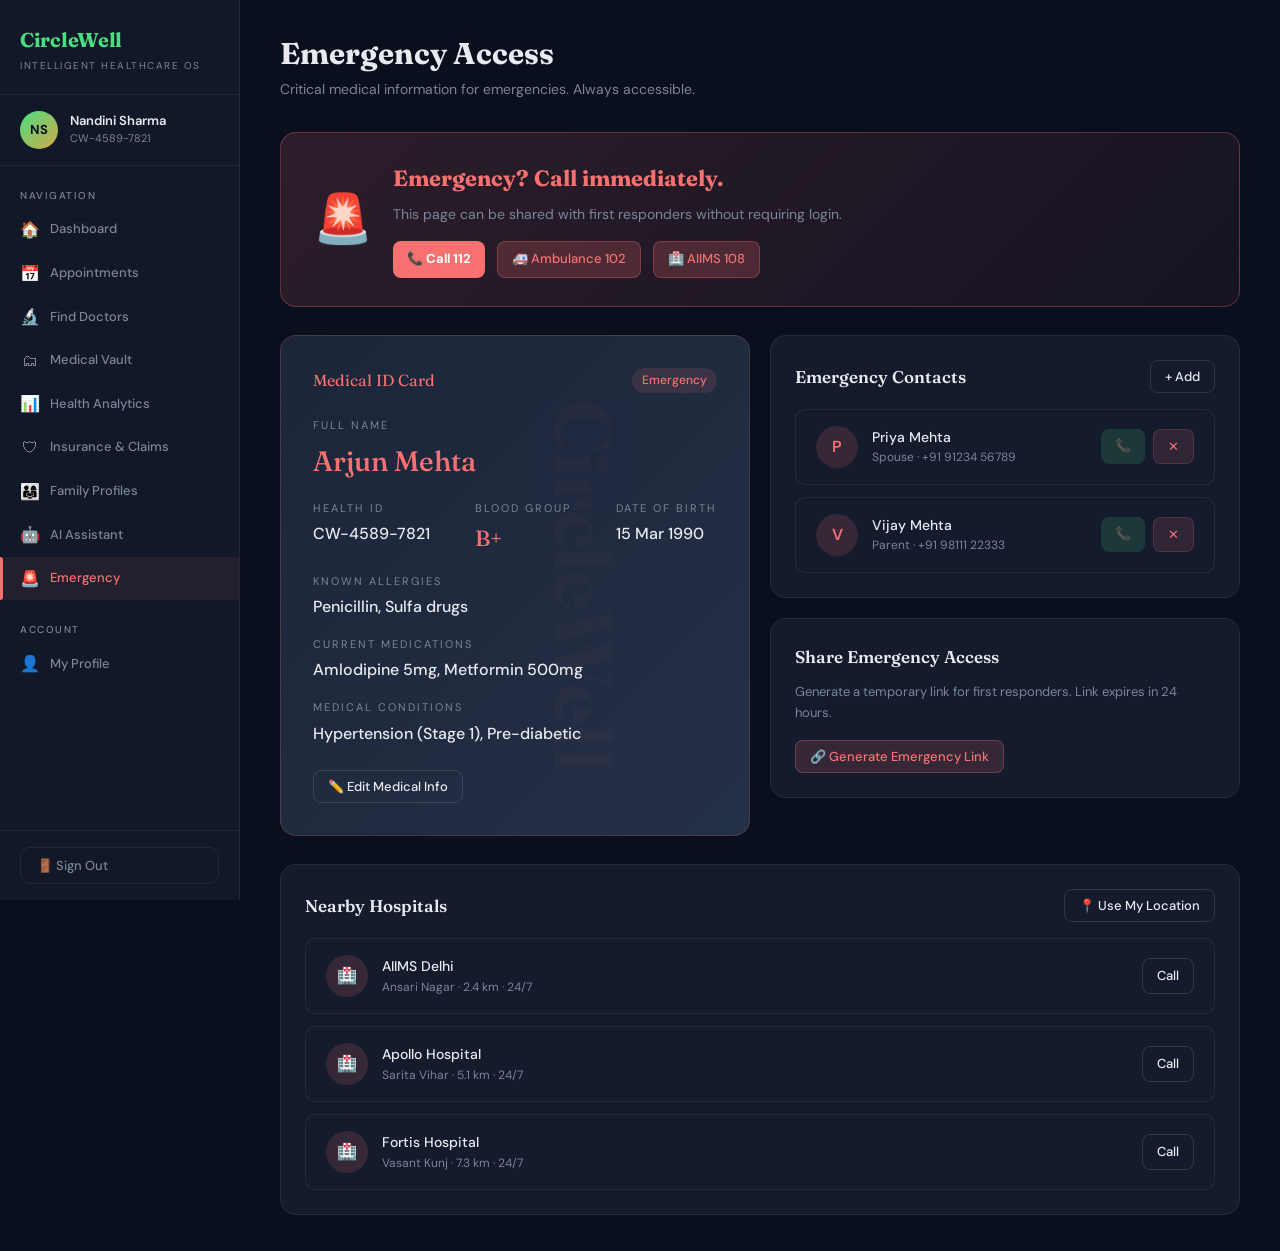
<file: circlewell/pages/emergency.html>
<!DOCTYPE html>
<html lang="en">
<head>
<meta charset="UTF-8"><meta name="viewport" content="width=device-width, initial-scale=1.0">
<title>Emergency Access — CircleWell</title>
<link rel="stylesheet" href="../css/style.css">
<style>
.emergency-banner{background:linear-gradient(135deg,rgba(248,113,113,0.15),rgba(248,113,113,0.05));border:1px solid rgba(248,113,113,0.3);border-radius:var(--radius2);padding:28px 32px;margin-bottom:28px;display:flex;align-items:center;gap:20px;}
.sos-icon{font-size:48px;flex-shrink:0;animation:pulse-red 1.5s infinite;}
@keyframes pulse-red{0%,100%{opacity:1}50%{opacity:0.6}}
.id-card{background:linear-gradient(135deg,var(--navy3),var(--navy4));border:1px solid rgba(248,113,113,0.2);border-radius:var(--radius2);padding:32px;position:relative;overflow:hidden;}
.id-card::before{content:'CircleWell';position:absolute;right:-20px;top:50%;transform:translateY(-50%) rotate(90deg);font-family:'Fraunces',serif;font-size:80px;font-weight:700;opacity:0.03;color:var(--red);}
.id-row{display:flex;justify-content:space-between;align-items:flex-start;gap:20px;flex-wrap:wrap;}
.id-field{margin-bottom:16px;}
.id-label{font-size:11px;letter-spacing:2px;text-transform:uppercase;color:var(--muted);margin-bottom:4px;}
.id-val{font-size:16px;font-weight:500;color:var(--text);}
.id-val.large{font-family:'Fraunces',serif;font-size:28px;color:var(--red);}
.share-token-box{background:var(--navy3);border:1px solid rgba(248,113,113,0.2);border-radius:12px;padding:16px 20px;font-family:monospace;font-size:15px;letter-spacing:2px;color:var(--red);display:flex;align-items:center;justify-content:space-between;gap:12px;word-break:break-all;}
.contacts-list{display:flex;flex-direction:column;gap:12px;}
.contact-card{background:var(--card);border:1px solid var(--border);border-radius:var(--radius);padding:16px 20px;display:flex;align-items:center;justify-content:space-between;gap:12px;}
.contact-info{display:flex;align-items:center;gap:14px;}
.c-avatar{width:42px;height:42px;border-radius:50%;background:rgba(248,113,113,0.15);display:flex;align-items:center;justify-content:center;font-size:16px;font-weight:600;color:var(--red);flex-shrink:0;}
</style>
</head>
<body>
<div class="app-shell">
  <div id="sidebar-mount"></div>
  <main class="main">
    <div class="page-header">
      <h1>Emergency Access</h1>
      <p>Critical medical information for emergencies. Always accessible.</p>
    </div>

    <!-- SOS Banner -->
    <div class="emergency-banner">
      <div class="sos-icon">🚨</div>
      <div>
        <div style="font-family:'Fraunces',serif;font-size:22px;font-weight:700;color:var(--red);margin-bottom:6px;">Emergency? Call immediately.</div>
        <div style="font-size:14px;color:var(--muted);margin-bottom:16px;">This page can be shared with first responders without requiring login.</div>
        <div style="display:flex;gap:12px;flex-wrap:wrap;">
          <a href="tel:112" class="btn btn-sm" style="background:var(--red);color:white;font-weight:700;">📞 Call 112</a>
          <a href="tel:102" class="btn btn-sm" style="background:rgba(248,113,113,0.2);color:var(--red);border:1px solid rgba(248,113,113,0.3);">🚑 Ambulance 102</a>
          <a href="tel:108" class="btn btn-sm" style="background:rgba(248,113,113,0.2);color:var(--red);border:1px solid rgba(248,113,113,0.3);">🏥 AIIMS 108</a>
        </div>
      </div>
    </div>

    <div class="grid-2" style="margin-bottom:28px;">
      <!-- Medical ID Card -->
      <div class="id-card">
        <div style="display:flex;justify-content:space-between;align-items:center;margin-bottom:24px;">
          <div style="font-family:'Fraunces',serif;font-size:16px;color:var(--red);">Medical ID Card</div>
          <span class="badge badge-red">Emergency</span>
        </div>
        <div class="id-field">
          <div class="id-label">Full Name</div>
          <div class="id-val large" id="em-name">Arjun Mehta</div>
        </div>
        <div class="id-row">
          <div class="id-field">
            <div class="id-label">Health ID</div>
            <div class="id-val" id="em-hid">CW-4589-7821</div>
          </div>
          <div class="id-field">
            <div class="id-label">Blood Group</div>
            <div class="id-val" style="color:var(--red);font-size:22px;font-family:'Fraunces',serif;" id="em-blood">B+</div>
          </div>
          <div class="id-field">
            <div class="id-label">Date of Birth</div>
            <div class="id-val" id="em-dob">15 Mar 1990</div>
          </div>
        </div>
        <div class="id-field">
          <div class="id-label">Known Allergies</div>
          <div class="id-val" id="em-allergies">Penicillin, Sulfa drugs</div>
        </div>
        <div class="id-field">
          <div class="id-label">Current Medications</div>
          <div class="id-val" id="em-meds">Amlodipine 5mg, Metformin 500mg</div>
        </div>
        <div class="id-field">
          <div class="id-label">Medical Conditions</div>
          <div class="id-val" id="em-conditions">Hypertension (Stage 1), Pre-diabetic</div>
        </div>
        <button class="btn btn-outline btn-sm" style="margin-top:8px;" onclick="openModal('edit-modal')">✏️ Edit Medical Info</button>
      </div>

      <!-- Right panel -->
      <div style="display:flex;flex-direction:column;gap:20px;">
        <!-- Emergency contacts -->
        <div class="card">
          <div class="section-header">
            <div class="section-title">Emergency Contacts</div>
            <button class="btn btn-outline btn-sm" onclick="openModal('contact-modal')">+ Add</button>
          </div>
          <div class="contacts-list" id="contacts-list"></div>
        </div>

        <!-- Share access -->
        <div class="card">
          <div class="section-title" style="margin-bottom:12px;">Share Emergency Access</div>
          <p style="font-size:13px;color:var(--muted);margin-bottom:16px;">Generate a temporary link for first responders. Link expires in 24 hours.</p>
          <div id="token-area" style="display:none;margin-bottom:14px;">
            <div class="share-token-box">
              <span id="share-token">CW-EMRG-XXXX-XXXX</span>
              <button class="btn btn-sm btn-outline" onclick="copyToken()">Copy</button>
            </div>
            <div style="font-size:12px;color:var(--muted);margin-top:8px;" id="token-expiry"></div>
          </div>
          <button class="btn btn-sm" style="background:rgba(248,113,113,0.15);color:var(--red);border:1px solid rgba(248,113,113,0.3);" onclick="generateToken()">🔗 Generate Emergency Link</button>
        </div>
      </div>
    </div>

    <!-- Nearby hospitals -->
    <div class="card">
      <div class="section-header">
        <div class="section-title">Nearby Hospitals</div>
        <button class="btn btn-outline btn-sm" onclick="findNearby()">📍 Use My Location</button>
      </div>
      <div id="hospital-list">
        <div class="contacts-list">
          <div class="contact-card">
            <div class="contact-info"><div class="c-avatar">🏥</div><div><div style="font-weight:500">AIIMS Delhi</div><div style="font-size:12px;color:var(--muted);">Ansari Nagar · 2.4 km · 24/7</div></div></div>
            <a href="tel:011-26588500" class="btn btn-sm btn-outline">Call</a>
          </div>
          <div class="contact-card">
            <div class="contact-info"><div class="c-avatar">🏥</div><div><div style="font-weight:500">Apollo Hospital</div><div style="font-size:12px;color:var(--muted);">Sarita Vihar · 5.1 km · 24/7</div></div></div>
            <a href="tel:1860-500-1066" class="btn btn-sm btn-outline">Call</a>
          </div>
          <div class="contact-card">
            <div class="contact-info"><div class="c-avatar">🏥</div><div><div style="font-weight:500">Fortis Hospital</div><div style="font-size:12px;color:var(--muted);">Vasant Kunj · 7.3 km · 24/7</div></div></div>
            <a href="tel:1800-111-7102" class="btn btn-sm btn-outline">Call</a>
          </div>
        </div>
      </div>
    </div>
  </main>
</div>

<!-- Edit Medical Info Modal -->
<div class="modal-overlay" id="edit-modal">
  <div class="modal" style="max-width:580px;">
    <div class="modal-header"><div class="modal-title">Edit Medical Information</div><button class="modal-close">✕</button></div>
    <div class="form-group"><label class="form-label">Known Allergies</label><input class="form-input" id="edit-allergies" placeholder="e.g. Penicillin, Peanuts"></div>
    <div class="form-group"><label class="form-label">Current Medications</label><textarea class="form-textarea" id="edit-meds" placeholder="Drug name, dosage..." style="min-height:80px;"></textarea></div>
    <div class="form-group"><label class="form-label">Medical Conditions</label><textarea class="form-textarea" id="edit-conditions" placeholder="e.g. Hypertension, Diabetes..." style="min-height:80px;"></textarea></div>
    <div class="form-group"><label class="form-label">Blood Group</label>
      <select class="form-select" id="edit-blood">
        <option>A+</option><option>A-</option><option>B+</option><option>B-</option><option>AB+</option><option>AB-</option><option>O+</option><option>O-</option>
      </select>
    </div>
    <div style="display:flex;gap:12px;justify-content:flex-end;">
      <button class="btn btn-outline" onclick="closeModal('edit-modal')">Cancel</button>
      <button class="btn btn-primary" onclick="saveMedInfo()">Save</button>
    </div>
  </div>
</div>

<!-- Add Contact Modal -->
<div class="modal-overlay" id="contact-modal">
  <div class="modal">
    <div class="modal-header"><div class="modal-title">Add Emergency Contact</div><button class="modal-close">✕</button></div>
    <div class="form-group"><label class="form-label">Full Name</label><input class="form-input" id="c-name" placeholder="Priya Mehta"></div>
    <div class="form-grid">
      <div class="form-group"><label class="form-label">Relationship</label>
        <select class="form-select" id="c-rel"><option>Spouse</option><option>Parent</option><option>Sibling</option><option>Friend</option><option>Doctor</option><option>Other</option></select>
      </div>
      <div class="form-group"><label class="form-label">Phone Number</label><input class="form-input" id="c-phone" placeholder="+91 98765 XXXXX"></div>
    </div>
    <div style="display:flex;gap:12px;justify-content:flex-end;">
      <button class="btn btn-outline" onclick="closeModal('contact-modal')">Cancel</button>
      <button class="btn btn-primary" onclick="addContact()">Add Contact</button>
    </div>
  </div>
</div>

<script type="module">
import { buildSidebar, DEMO, toast, openModal, closeModal, setupModals } from '../js/shared.js';
window.openModal = openModal; window.closeModal = closeModal;
document.getElementById('sidebar-mount').outerHTML = buildSidebar('emergency', DEMO);
setupModals();
window.handleLogout = () => { sessionStorage.clear(); window.location.href = '../index.html'; };

const MED_KEY  = 'cw_medinfo';
const CONT_KEY = 'cw_contacts';

const SEED_CONTACTS = [
  { id:'1', name:'Priya Mehta', rel:'Spouse', phone:'+91 91234 56789' },
  { id:'2', name:'Vijay Mehta', rel:'Parent', phone:'+91 98111 22333' },
];

let medInfo  = JSON.parse(localStorage.getItem(MED_KEY)  || 'null') || { allergies:'Penicillin, Sulfa drugs', meds:'Amlodipine 5mg, Metformin 500mg', conditions:'Hypertension (Stage 1), Pre-diabetic', blood:'B+' };
let contacts = JSON.parse(localStorage.getItem(CONT_KEY) || 'null') || SEED_CONTACTS;

function applyMedInfo() {
  document.getElementById('em-allergies').textContent  = medInfo.allergies  || 'None known';
  document.getElementById('em-meds').textContent       = medInfo.meds       || 'None';
  document.getElementById('em-conditions').textContent = medInfo.conditions || 'None';
  document.getElementById('em-blood').textContent      = medInfo.blood      || DEMO.blood;
}

function renderContacts() {
  const el = document.getElementById('contacts-list');
  if (!contacts.length) { el.innerHTML = `<div class="empty-state" style="padding:30px 0;"><span class="empty-icon" style="font-size:32px;">📞</span><h3 style="font-size:15px;">No contacts added</h3></div>`; return; }
  el.innerHTML = contacts.map(c => `
    <div class="contact-card">
      <div class="contact-info">
        <div class="c-avatar">${c.name[0]}</div>
        <div>
          <div style="font-weight:500">${c.name}</div>
          <div style="font-size:12px;color:var(--muted)">${c.rel} · ${c.phone}</div>
        </div>
      </div>
      <div style="display:flex;gap:8px;">
        <a href="tel:${c.phone.replace(/\s/g,'')}" class="btn btn-sm" style="background:rgba(74,222,128,0.15);color:var(--sage);">📞</a>
        <button class="btn btn-sm btn-danger" onclick="removeContact('${c.id}')">✕</button>
      </div>
    </div>`).join('');
}

window.saveMedInfo = () => {
  medInfo.allergies  = document.getElementById('edit-allergies').value.trim();
  medInfo.meds       = document.getElementById('edit-meds').value.trim();
  medInfo.conditions = document.getElementById('edit-conditions').value.trim();
  medInfo.blood      = document.getElementById('edit-blood').value;
  localStorage.setItem(MED_KEY, JSON.stringify(medInfo));
  applyMedInfo();
  closeModal('edit-modal');
  toast('Medical info updated!');
};

window.addContact = () => {
  const name  = document.getElementById('c-name').value.trim();
  const rel   = document.getElementById('c-rel').value;
  const phone = document.getElementById('c-phone').value.trim();
  if (!name || !phone) { toast('Please fill in all fields.','error'); return; }
  contacts.push({ id: Date.now().toString(), name, rel, phone });
  localStorage.setItem(CONT_KEY, JSON.stringify(contacts));
  renderContacts();
  closeModal('contact-modal');
  toast('Contact added!');
};

window.removeContact = (id) => {
  contacts = contacts.filter(c => c.id !== id);
  localStorage.setItem(CONT_KEY, JSON.stringify(contacts));
  renderContacts();
  toast('Contact removed.');
};

window.generateToken = () => {
  const token = 'CW-EMRG-' + Math.random().toString(36).slice(2,6).toUpperCase() + '-' + Math.random().toString(36).slice(2,6).toUpperCase();
  const expiry = new Date(Date.now() + 24 * 60 * 60 * 1000);
  document.getElementById('share-token').textContent = token;
  document.getElementById('token-expiry').textContent = 'Expires: ' + expiry.toLocaleString('en-IN');
  document.getElementById('token-area').style.display = 'block';
  // Firebase: await addItem('emergency_tokens', { token, uid: DEMO.uid, expiresAt: expiry });
  toast('Emergency link generated — valid for 24 hours.');
};

window.copyToken = () => {
  const token = document.getElementById('share-token').textContent;
  const url   = `${window.location.origin}/emergency-view.html?token=${token}`;
  navigator.clipboard.writeText(url).then(() => toast('Link copied to clipboard!'));
};

window.findNearby = () => {
  if (!navigator.geolocation) { toast('Geolocation not supported by your browser.','error'); return; }
  navigator.geolocation.getCurrentPosition(
    pos => toast(`Location found: ${pos.coords.latitude.toFixed(4)}, ${pos.coords.longitude.toFixed(4)} — Hospital map would load here.`),
    ()  => toast('Location permission denied.','error')
  );
};

// Pre-fill edit form
document.getElementById('edit-allergies').value  = medInfo.allergies;
document.getElementById('edit-meds').value       = medInfo.meds;
document.getElementById('edit-conditions').value = medInfo.conditions;
document.getElementById('edit-blood').value      = medInfo.blood;

applyMedInfo();
renderContacts();
</script>
</body>
</html>
</file>
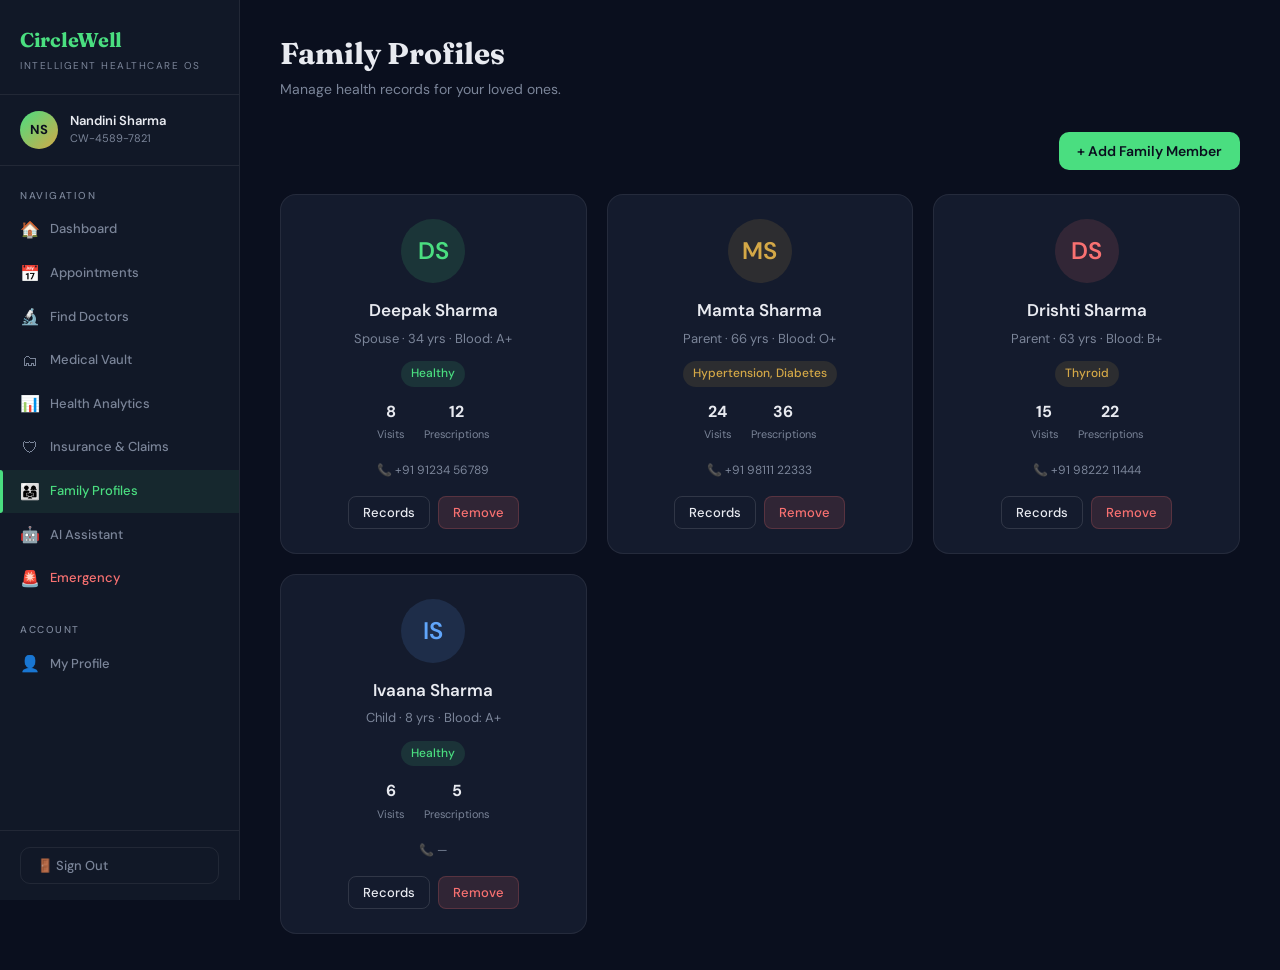
<file: circlewell/pages/family.html>
<!DOCTYPE html>
<html lang="en">
<head>
<meta charset="UTF-8"><meta name="viewport" content="width=device-width, initial-scale=1.0">
<title>Family — CircleWell</title>
<link rel="stylesheet" href="../css/style.css">
<style>
.family-grid{display:grid;grid-template-columns:repeat(auto-fill,minmax(260px,1fr));gap:20px;}
.member-card{background:var(--card);border:1px solid var(--border);border-radius:var(--radius2);padding:24px;text-align:center;transition:transform 0.2s;}
.member-card:hover{transform:translateY(-4px);}
.member-avatar{width:64px;height:64px;border-radius:50%;margin:0 auto 14px;display:flex;align-items:center;justify-content:center;font-size:24px;font-weight:600;}
.member-name{font-size:17px;font-weight:600;margin-bottom:4px;}
.member-rel{font-size:13px;color:var(--muted);margin-bottom:12px;}
.member-stats{display:flex;justify-content:center;gap:20px;font-size:13px;margin-bottom:16px;}
.member-stats span{text-align:center;}
.member-stats strong{display:block;font-size:16px;color:var(--text);}
.member-stats small{color:var(--muted);}
</style>
</head>
<body>
<div class="app-shell">
  <div id="sidebar-mount"></div>
  <main class="main">
    <div class="page-header">
      <h1>Family Profiles</h1>
      <p>Manage health records for your loved ones.</p>
    </div>
    <div style="margin-bottom:24px;text-align:right;">
      <button class="btn btn-primary" onclick="openModal('member-modal')">+ Add Family Member</button>
    </div>
    <div class="family-grid" id="family-grid"></div>
  </main>
</div>

<!-- Add Member Modal -->
<div class="modal-overlay" id="member-modal">
  <div class="modal">
    <div class="modal-header"><div class="modal-title">Add Family Member</div><button class="modal-close">✕</button></div>
    <div class="form-group"><label class="form-label">Full Name</label><input class="form-input" id="mem-name" placeholder="Priya Mehta"></div>
    <div class="form-grid">
      <div class="form-group"><label class="form-label">Relationship</label>
        <select class="form-select" id="mem-rel">
          <option>Spouse</option><option>Parent</option><option>Child</option><option>Sibling</option><option>Other</option>
        </select>
      </div>
      <div class="form-group"><label class="form-label">Date of Birth</label><input class="form-input" type="date" id="mem-dob"></div>
      <div class="form-group"><label class="form-label">Blood Group</label>
        <select class="form-select" id="mem-blood">
          <option>A+</option><option>A-</option><option>B+</option><option>B-</option><option>AB+</option><option>AB-</option><option>O+</option><option>O-</option>
        </select>
      </div>
      <div class="form-group"><label class="form-label">Phone</label><input class="form-input" id="mem-phone" placeholder="+91 98765 XXXXX"></div>
    </div>
    <div class="form-group"><label class="form-label">Known Conditions (optional)</label><input class="form-input" id="mem-conditions" placeholder="Diabetes, Hypertension..."></div>
    <div style="display:flex;gap:12px;justify-content:flex-end;">
      <button class="btn btn-outline" onclick="closeModal('member-modal')">Cancel</button>
      <button class="btn btn-primary" onclick="addMember()">Add Member</button>
    </div>
  </div>
</div>

<script type="module">
import { buildSidebar, DEMO, toast, openModal, closeModal, setupModals } from '../js/shared.js';
window.openModal = openModal; window.closeModal = closeModal;
document.getElementById('sidebar-mount').outerHTML = buildSidebar('family', DEMO);
setupModals();
window.handleLogout = () => { sessionStorage.clear(); window.location.href = '../index.html'; };

const COLORS = ['#4ade80','#d4a847','#f87171','#60a5fa','#a78bfa','#fb923c'];

const SEED = [
  { id:'1', name:'Deepak Sharma',  rel:'Spouse', dob:'1992-07-22', blood:'A+', phone:'+91 91234 56789', conditions:'None', visits:8,  rx:12 },
  { id:'2', name:'Mamta Sharma',  rel:'Parent', dob:'1960-03-10', blood:'O+', phone:'+91 98111 22333', conditions:'Hypertension, Diabetes', visits:24, rx:36 },
  { id:'3', name:'Drishti Sharma',  rel:'Parent', dob:'1963-11-05', blood:'B+', phone:'+91 98222 11444', conditions:'Thyroid', visits:15, rx:22 },
  { id:'4', name:'Ivaana Sharma',  rel:'Child',  dob:'2018-05-18', blood:'A+', phone:'—',               conditions:'None', visits:6,  rx:5  },
];

let members = JSON.parse(localStorage.getItem('cw_family') || 'null') || SEED;

function age(dob) {
  const d = new Date(dob); const n = new Date();
  let a = n.getFullYear() - d.getFullYear();
  if (n < new Date(n.getFullYear(), d.getMonth(), d.getDate())) a--;
  return a;
}

function render() {
  const grid = document.getElementById('family-grid');
  if (!members.length) {
    grid.innerHTML = `<div class="empty-state" style="grid-column:1/-1"><span class="empty-icon">👨‍👩‍👧</span><h3>No family members</h3><p>Add your family members to manage their health together.</p></div>`;
    return;
  }
  grid.innerHTML = members.map((m,i) => `
    <div class="member-card">
      <div class="member-avatar" style="background:${COLORS[i%COLORS.length]}22;color:${COLORS[i%COLORS.length]};">
        ${m.name.split(' ').map(w=>w[0]).join('').slice(0,2).toUpperCase()}
      </div>
      <div class="member-name">${m.name}</div>
      <div class="member-rel">${m.rel} · ${age(m.dob)} yrs · Blood: ${m.blood}</div>
      ${m.conditions && m.conditions !== 'None' ? `<span class="badge badge-gold" style="margin-bottom:12px;">${m.conditions}</span>` : '<span class="badge badge-green" style="margin-bottom:12px;">Healthy</span>'}
      <div class="member-stats">
        <span><strong>${m.visits}</strong><small>Visits</small></span>
        <span><strong>${m.rx}</strong><small>Prescriptions</small></span>
      </div>
      <div style="font-size:12px;color:var(--muted);margin-bottom:16px;">📞 ${m.phone}</div>
      <div style="display:flex;gap:8px;justify-content:center;">
        <button class="btn btn-outline btn-sm" onclick="viewRecords('${m.id}')">Records</button>
        <button class="btn btn-danger btn-sm" onclick="removeMember('${m.id}')">Remove</button>
      </div>
    </div>`).join('');
}

window.addMember = () => {
  const name       = document.getElementById('mem-name').value.trim();
  const rel        = document.getElementById('mem-rel').value;
  const dob        = document.getElementById('mem-dob').value;
  const blood      = document.getElementById('mem-blood').value;
  const phone      = document.getElementById('mem-phone').value.trim() || '—';
  const conditions = document.getElementById('mem-conditions').value.trim() || 'None';
  if (!name || !dob) { toast('Please fill required fields.','error'); return; }
  members.push({ id: Date.now().toString(), name, rel, dob, blood, phone, conditions, visits:0, rx:0 });
  localStorage.setItem('cw_family', JSON.stringify(members));
  render();
  closeModal('member-modal');
  toast(`${name} added to your family.`);
};

window.removeMember = (id) => {
  members = members.filter(m => m.id !== id);
  localStorage.setItem('cw_family', JSON.stringify(members));
  render();
  toast('Member removed.');
};

window.viewRecords = (id) => {
  const m = members.find(x => x.id === id);
  toast(`Viewing records for ${m.name} — (Individual records page coming soon)`);
};

render();
</script>
</body>
</html>
</file>
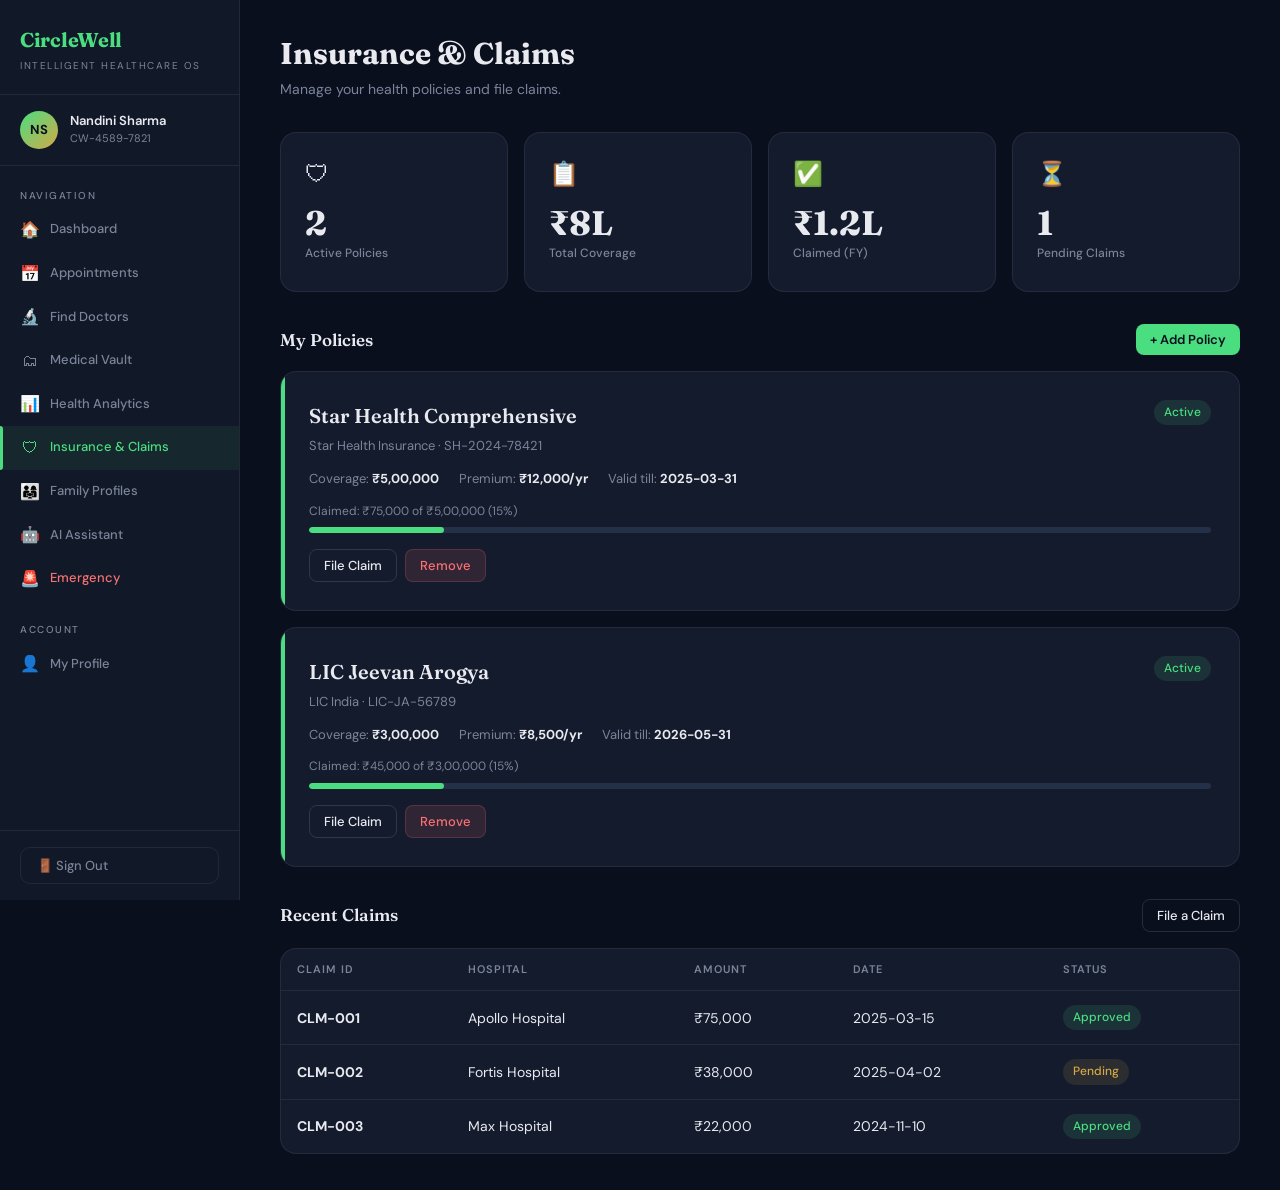
<file: circlewell/pages/insurance.html>
<!DOCTYPE html>
<html lang="en">
<head>
<meta charset="UTF-8"><meta name="viewport" content="width=device-width, initial-scale=1.0">
<title>Insurance — CircleWell</title>
<link rel="stylesheet" href="../css/style.css">
<style>
.policy-card{background:var(--card);border:1px solid var(--border);border-radius:var(--radius2);padding:28px;margin-bottom:16px;position:relative;overflow:hidden;}
.policy-card::before{content:'';position:absolute;top:0;left:0;width:4px;height:100%;background:var(--sage);}
.policy-name{font-family:'Fraunces',serif;font-size:20px;font-weight:600;margin-bottom:4px;}
.policy-meta{display:flex;gap:20px;flex-wrap:wrap;margin:12px 0;font-size:13px;color:var(--muted);}
.policy-meta span strong{color:var(--text);}
.progress-bar{height:6px;background:var(--navy4);border-radius:3px;overflow:hidden;margin-top:6px;}
.progress-fill{height:100%;background:var(--sage);border-radius:3px;transition:width 0.6s;}
</style>
</head>
<body>
<div class="app-shell">
  <div id="sidebar-mount"></div>
  <main class="main">
    <div class="page-header">
      <h1>Insurance & Claims</h1>
      <p>Manage your health policies and file claims.</p>
    </div>

    <!-- Summary stats -->
    <div class="stat-grid" style="margin-bottom:32px;">
      <div class="stat-card"><span class="icon">🛡</span><div class="value">2</div><div class="label">Active Policies</div></div>
      <div class="stat-card"><span class="icon">📋</span><div class="value">₹8L</div><div class="label">Total Coverage</div></div>
      <div class="stat-card"><span class="icon">✅</span><div class="value">₹1.2L</div><div class="label">Claimed (FY)</div></div>
      <div class="stat-card"><span class="icon">⏳</span><div class="value">1</div><div class="label">Pending Claims</div></div>
    </div>

    <!-- Policies -->
    <div class="section-header">
      <div class="section-title">My Policies</div>
      <button class="btn btn-primary btn-sm" onclick="openModal('policy-modal')">+ Add Policy</button>
    </div>
    <div id="policies-list"></div>

    <!-- Claims -->
    <div class="section-header" style="margin-top:32px;">
      <div class="section-title">Recent Claims</div>
      <button class="btn btn-outline btn-sm" onclick="openModal('claim-modal')">File a Claim</button>
    </div>
    <div class="card" style="padding:0;overflow:hidden;">
      <table>
        <thead><tr><th>Claim ID</th><th>Hospital</th><th>Amount</th><th>Date</th><th>Status</th></tr></thead>
        <tbody id="claims-tbody"></tbody>
      </table>
    </div>
  </main>
</div>

<!-- Add Policy Modal -->
<div class="modal-overlay" id="policy-modal">
  <div class="modal">
    <div class="modal-header"><div class="modal-title">Add Insurance Policy</div><button class="modal-close">✕</button></div>
    <div class="form-group"><label class="form-label">Policy Name</label><input class="form-input" id="pol-name" placeholder="Star Health Comprehensive"></div>
    <div class="form-grid">
      <div class="form-group"><label class="form-label">Policy Number</label><input class="form-input" id="pol-num" placeholder="SH-2024-XXXXX"></div>
      <div class="form-group"><label class="form-label">Provider</label><input class="form-input" id="pol-provider" placeholder="Star Health Insurance"></div>
      <div class="form-group"><label class="form-label">Sum Insured (₹)</label><input class="form-input" type="number" id="pol-sum" placeholder="500000"></div>
      <div class="form-group"><label class="form-label">Premium (₹/yr)</label><input class="form-input" type="number" id="pol-premium" placeholder="12000"></div>
      <div class="form-group"><label class="form-label">Start Date</label><input class="form-input" type="date" id="pol-start"></div>
      <div class="form-group"><label class="form-label">End Date</label><input class="form-input" type="date" id="pol-end"></div>
    </div>
    <div style="display:flex;gap:12px;justify-content:flex-end;">
      <button class="btn btn-outline" onclick="closeModal('policy-modal')">Cancel</button>
      <button class="btn btn-primary" onclick="addPolicy()">Save Policy</button>
    </div>
  </div>
</div>

<!-- File Claim Modal -->
<div class="modal-overlay" id="claim-modal">
  <div class="modal">
    <div class="modal-header"><div class="modal-title">File a Claim</div><button class="modal-close">✕</button></div>
    <div class="form-group"><label class="form-label">Hospital Name</label><input class="form-input" id="cl-hospital" placeholder="Apollo Hospital"></div>
    <div class="form-grid">
      <div class="form-group"><label class="form-label">Claim Amount (₹)</label><input class="form-input" type="number" id="cl-amount" placeholder="25000"></div>
      <div class="form-group"><label class="form-label">Date of Admission</label><input class="form-input" type="date" id="cl-date"></div>
    </div>
    <div class="form-group"><label class="form-label">Reason</label><textarea class="form-textarea" id="cl-reason" placeholder="Describe the treatment..."></textarea></div>
    <div style="display:flex;gap:12px;justify-content:flex-end;">
      <button class="btn btn-outline" onclick="closeModal('claim-modal')">Cancel</button>
      <button class="btn btn-primary" onclick="fileClaim()">Submit Claim</button>
    </div>
  </div>
</div>

<script type="module">
import { buildSidebar, DEMO, toast, openModal, closeModal, setupModals } from '../js/shared.js';
window.openModal = openModal; window.closeModal = closeModal;
document.getElementById('sidebar-mount').outerHTML = buildSidebar('insurance', DEMO);
setupModals();
window.handleLogout = () => { sessionStorage.clear(); window.location.href = '../index.html'; };

const SEED_POLICIES = [
  { id:'1', name:'Star Health Comprehensive', num:'SH-2024-78421', provider:'Star Health Insurance', sum:500000, premium:12000, start:'2024-04-01', end:'2025-03-31', claimed:75000 },
  { id:'2', name:'LIC Jeevan Arogya',          num:'LIC-JA-56789',  provider:'LIC India',             sum:300000, premium:8500,  start:'2023-06-01', end:'2026-05-31', claimed:45000 },
];

const SEED_CLAIMS = [
  { id:'CLM-001', hospital:'Apollo Hospital', amount:75000, date:'2025-03-15', status:'approved' },
  { id:'CLM-002', hospital:'Fortis Hospital', amount:38000, date:'2025-04-02', status:'pending' },
  { id:'CLM-003', hospital:'Max Hospital',    amount:22000, date:'2024-11-10', status:'approved' },
];

let policies = JSON.parse(localStorage.getItem('cw_policies') || 'null') || SEED_POLICIES;
let claims   = JSON.parse(localStorage.getItem('cw_claims')   || 'null') || SEED_CLAIMS;

function fmt(n) { return '₹' + Number(n).toLocaleString('en-IN'); }

function renderPolicies() {
  document.getElementById('policies-list').innerHTML = policies.map(p => {
    const pct = Math.min(100, Math.round((p.claimed / p.sum) * 100));
    return `
    <div class="policy-card">
      <div style="display:flex;justify-content:space-between;align-items:flex-start;">
        <div>
          <div class="policy-name">${p.name}</div>
          <div style="font-size:13px;color:var(--muted);">${p.provider} · ${p.num}</div>
        </div>
        <span class="badge badge-green">Active</span>
      </div>
      <div class="policy-meta">
        <span>Coverage: <strong>${fmt(p.sum)}</strong></span>
        <span>Premium: <strong>${fmt(p.premium)}/yr</strong></span>
        <span>Valid till: <strong>${p.end}</strong></span>
      </div>
      <div style="font-size:12px;color:var(--muted);">Claimed: ${fmt(p.claimed)} of ${fmt(p.sum)} (${pct}%)</div>
      <div class="progress-bar"><div class="progress-fill" style="width:${pct}%"></div></div>
      <div style="display:flex;gap:8px;margin-top:16px;">
        <button class="btn btn-outline btn-sm" onclick="openModal('claim-modal')">File Claim</button>
        <button class="btn btn-danger btn-sm" onclick="deletePolicy('${p.id}')">Remove</button>
      </div>
    </div>`}).join('') || `<div class="empty-state"><span class="empty-icon">🛡</span><h3>No policies</h3><p>Add your insurance policy to track coverage.</p></div>`;
}

function renderClaims() {
  const map = { approved:'badge-green', pending:'badge-gold', rejected:'badge-red' };
  document.getElementById('claims-tbody').innerHTML = claims.map(c => `
    <tr>
      <td><strong>${c.id}</strong></td>
      <td>${c.hospital}</td>
      <td>${fmt(c.amount)}</td>
      <td>${c.date}</td>
      <td><span class="badge ${map[c.status]}">${c.status.charAt(0).toUpperCase()+c.status.slice(1)}</span></td>
    </tr>`).join('');
}

window.addPolicy = () => {
  const name     = document.getElementById('pol-name').value.trim();
  const num      = document.getElementById('pol-num').value.trim();
  const provider = document.getElementById('pol-provider').value.trim();
  const sum      = document.getElementById('pol-sum').value;
  const premium  = document.getElementById('pol-premium').value;
  const start    = document.getElementById('pol-start').value;
  const end      = document.getElementById('pol-end').value;
  if (!name || !sum) { toast('Please fill required fields.','error'); return; }
  policies.unshift({ id: Date.now().toString(), name, num, provider, sum: Number(sum), premium: Number(premium), start, end, claimed: 0 });
  localStorage.setItem('cw_policies', JSON.stringify(policies));
  renderPolicies();
  closeModal('policy-modal');
  toast('Policy added!');
};

window.fileClaim = () => {
  const hospital = document.getElementById('cl-hospital').value.trim();
  const amount   = document.getElementById('cl-amount').value;
  const date     = document.getElementById('cl-date').value;
  const reason   = document.getElementById('cl-reason').value;
  if (!hospital || !amount || !date) { toast('Please fill required fields.','error'); return; }
  const id = 'CLM-' + Date.now().toString().slice(-4);
  claims.unshift({ id, hospital, amount: Number(amount), date, reason, status:'pending' });
  localStorage.setItem('cw_claims', JSON.stringify(claims));
  renderClaims();
  closeModal('claim-modal');
  toast('Claim submitted successfully!');
};

window.deletePolicy = (id) => {
  policies = policies.filter(p => p.id !== id);
  localStorage.setItem('cw_policies', JSON.stringify(policies));
  renderPolicies();
  toast('Policy removed.');
};

document.getElementById('cl-date').valueAsDate = new Date();
document.getElementById('pol-start').valueAsDate = new Date();
renderPolicies();
renderClaims();
</script>
</body>
</html>
</file>
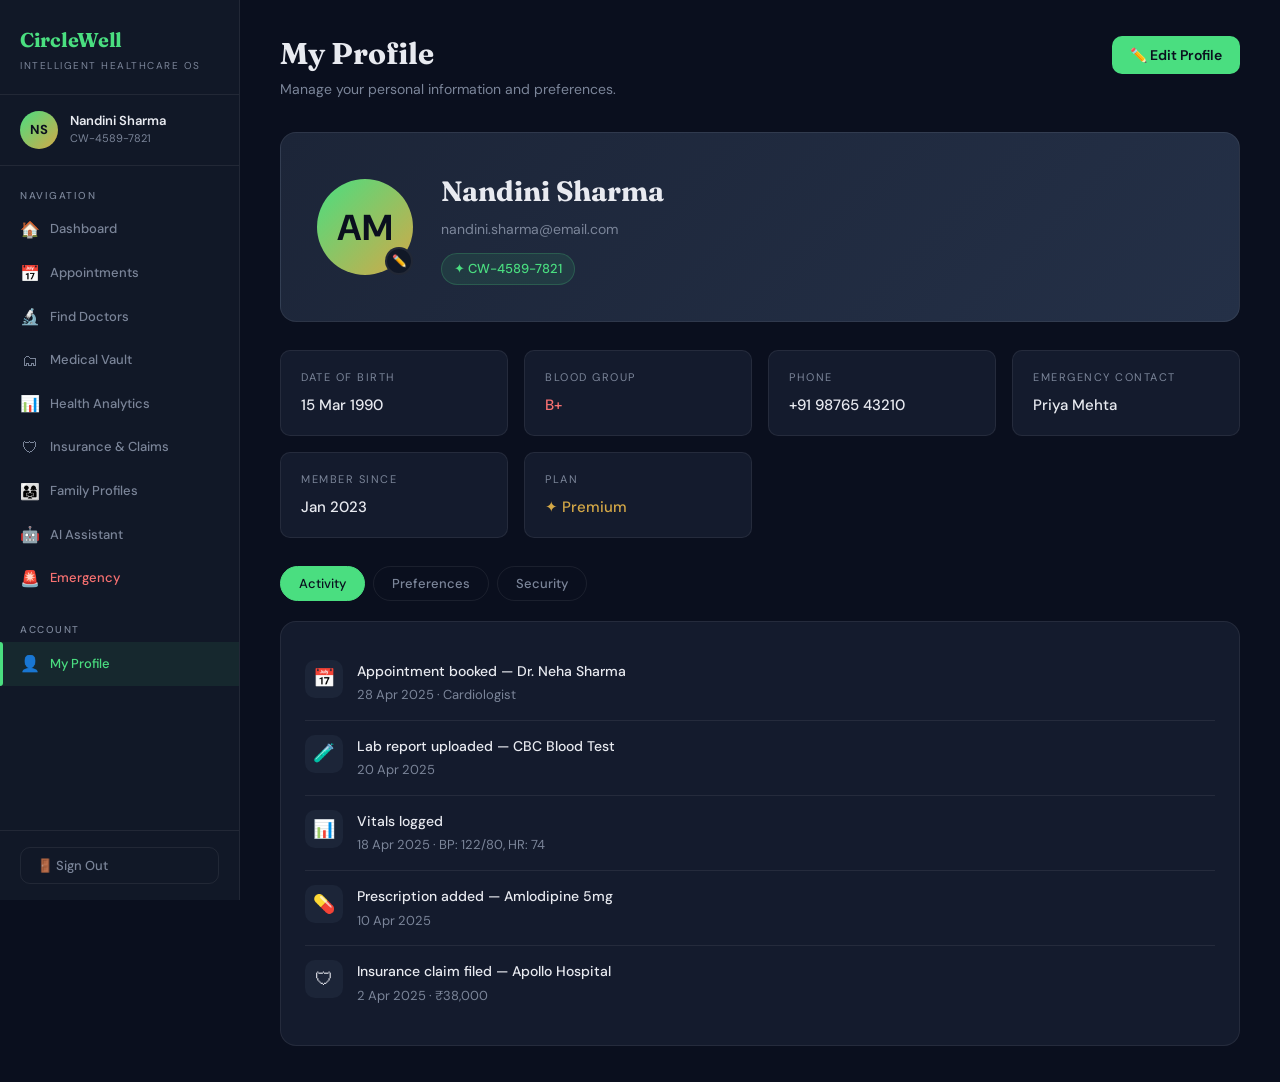
<file: circlewell/pages/profile.html>
<!DOCTYPE html>
<html lang="en">
<head>
<meta charset="UTF-8"><meta name="viewport" content="width=device-width, initial-scale=1.0">
<title>Profile — CircleWell</title>
<link rel="stylesheet" href="../css/style.css">
<style>
.profile-hero{background:linear-gradient(135deg,var(--navy3),var(--navy4));border:1px solid var(--border);border-radius:var(--radius2);padding:36px;display:flex;align-items:center;gap:28px;margin-bottom:28px;}
.profile-avatar-lg{width:96px;height:96px;border-radius:50%;background:linear-gradient(135deg,var(--sage),var(--gold));display:flex;align-items:center;justify-content:center;font-size:36px;font-weight:700;color:var(--navy);flex-shrink:0;position:relative;}
.avatar-edit{position:absolute;bottom:0;right:0;width:28px;height:28px;background:var(--navy2);border:2px solid var(--border);border-radius:50%;display:flex;align-items:center;justify-content:center;font-size:12px;cursor:pointer;}
.profile-name{font-family:'Fraunces',serif;font-size:28px;font-weight:700;margin-bottom:4px;}
.badge-health-id{background:rgba(74,222,128,0.1);border:1px solid rgba(74,222,128,0.2);color:var(--sage);padding:5px 12px;border-radius:99px;font-size:13px;font-weight:500;display:inline-flex;align-items:center;gap:6px;}
.info-grid{display:grid;grid-template-columns:repeat(auto-fill,minmax(220px,1fr));gap:16px;margin-bottom:28px;}
.info-item{background:var(--card);border:1px solid var(--border);border-radius:var(--radius);padding:18px 20px;}
.info-lbl{font-size:11px;letter-spacing:1.5px;text-transform:uppercase;color:var(--muted);margin-bottom:6px;}
.info-val{font-size:15px;font-weight:500;}
.section-tabs{display:flex;gap:8px;margin-bottom:20px;}
.section-tab{padding:8px 18px;border-radius:99px;border:1px solid var(--border);background:transparent;color:var(--muted);font-size:13px;font-weight:500;font-family:'DM Sans',sans-serif;cursor:pointer;transition:all 0.2s;}
.section-tab.active{background:var(--sage);color:var(--navy);border-color:var(--sage);}
.tab-content{display:none;}
.tab-content.active{display:block;}
.activity-item{display:flex;align-items:flex-start;gap:14px;padding:14px 0;border-bottom:1px solid var(--border);}
.activity-icon{width:38px;height:38px;border-radius:10px;background:var(--navy3);display:flex;align-items:center;justify-content:center;font-size:18px;flex-shrink:0;}
.pref-row{display:flex;justify-content:space-between;align-items:center;padding:14px 0;border-bottom:1px solid var(--border);}
.toggle{position:relative;width:44px;height:24px;cursor:pointer;}
.toggle input{opacity:0;width:0;height:0;}
.toggle-slider{position:absolute;inset:0;background:var(--navy4);border-radius:12px;transition:0.2s;}
.toggle input:checked + .toggle-slider{background:var(--sage);}
.toggle-slider::before{content:'';position:absolute;width:18px;height:18px;left:3px;bottom:3px;background:white;border-radius:50%;transition:0.2s;}
.toggle input:checked + .toggle-slider::before{transform:translateX(20px);}
</style>
</head>
<body>
<div class="app-shell">
  <div id="sidebar-mount"></div>
  <main class="main">
    <div class="page-header" style="display:flex;justify-content:space-between;align-items:flex-start;">
      <div><h1>My Profile</h1><p>Manage your personal information and preferences.</p></div>
      <button class="btn btn-primary" onclick="openModal('edit-profile-modal')">✏️ Edit Profile</button>
    </div>

    <!-- Profile hero -->
    <div class="profile-hero">
      <div class="profile-avatar-lg" id="avatar-lg">AM<div class="avatar-edit">✏️</div></div>
      <div>
        <div class="profile-name" id="prof-name">Nandini Sharma</div>
        <div style="color:var(--muted);font-size:14px;margin:4px 0 12px;" id="prof-email">nandini.sharma@email.com</div>
        <div class="badge-health-id" id="prof-hid">✦ CW-4589-7821</div>
      </div>
    </div>

    <!-- Info grid -->
    <div class="info-grid">
      <div class="info-item"><div class="info-lbl">Date of Birth</div><div class="info-val" id="prof-dob">15 Mar 1990</div></div>
      <div class="info-item"><div class="info-lbl">Blood Group</div><div class="info-val" style="color:var(--red)" id="prof-blood">B+</div></div>
      <div class="info-item"><div class="info-lbl">Phone</div><div class="info-val" id="prof-phone">+91 98765 43210</div></div>
      <div class="info-item"><div class="info-lbl">Emergency Contact</div><div class="info-val" id="prof-em">Priya Mehta</div></div>
      <div class="info-item"><div class="info-lbl">Member Since</div><div class="info-val">Jan 2023</div></div>
      <div class="info-item"><div class="info-lbl">Plan</div><div class="info-val text-gold">✦ Premium</div></div>
    </div>

    <!-- Tabs -->
    <div class="section-tabs">
      <button class="section-tab active" onclick="switchTab('activity')">Activity</button>
      <button class="section-tab" onclick="switchTab('preferences')">Preferences</button>
      <button class="section-tab" onclick="switchTab('security')">Security</button>
    </div>

    <!-- Activity tab -->
    <div class="tab-content card active" id="tab-activity">
      <div class="activity-item">
        <div class="activity-icon">📅</div>
        <div><div style="font-weight:500;font-size:14px;">Appointment booked — Dr. Neha Sharma</div><div style="font-size:13px;color:var(--muted);margin-top:3px;">28 Apr 2025 · Cardiologist</div></div>
      </div>
      <div class="activity-item">
        <div class="activity-icon">🧪</div>
        <div><div style="font-weight:500;font-size:14px;">Lab report uploaded — CBC Blood Test</div><div style="font-size:13px;color:var(--muted);margin-top:3px;">20 Apr 2025</div></div>
      </div>
      <div class="activity-item">
        <div class="activity-icon">📊</div>
        <div><div style="font-weight:500;font-size:14px;">Vitals logged</div><div style="font-size:13px;color:var(--muted);margin-top:3px;">18 Apr 2025 · BP: 122/80, HR: 74</div></div>
      </div>
      <div class="activity-item">
        <div class="activity-icon">💊</div>
        <div><div style="font-weight:500;font-size:14px;">Prescription added — Amlodipine 5mg</div><div style="font-size:13px;color:var(--muted);margin-top:3px;">10 Apr 2025</div></div>
      </div>
      <div class="activity-item" style="border:none;">
        <div class="activity-icon">🛡</div>
        <div><div style="font-weight:500;font-size:14px;">Insurance claim filed — Apollo Hospital</div><div style="font-size:13px;color:var(--muted);margin-top:3px;">2 Apr 2025 · ₹38,000</div></div>
      </div>
    </div>

    <!-- Preferences tab -->
    <div class="tab-content card" id="tab-preferences">
      <div class="pref-row">
        <div><div style="font-weight:500;font-size:14px;">Email Notifications</div><div style="font-size:13px;color:var(--muted);">Appointment reminders and health alerts</div></div>
        <label class="toggle"><input type="checkbox" id="pref-email" checked><span class="toggle-slider"></span></label>
      </div>
      <div class="pref-row">
        <div><div style="font-weight:500;font-size:14px;">SMS Alerts</div><div style="font-size:13px;color:var(--muted);">Get text messages for critical updates</div></div>
        <label class="toggle"><input type="checkbox" id="pref-sms" checked><span class="toggle-slider"></span></label>
      </div>
      <div class="pref-row">
        <div><div style="font-weight:500;font-size:14px;">Medication Reminders</div><div style="font-size:13px;color:var(--muted);">Daily reminders to take your medicine</div></div>
        <label class="toggle"><input type="checkbox" id="pref-meds" checked><span class="toggle-slider"></span></label>
      </div>
      <div class="pref-row">
        <div><div style="font-weight:500;font-size:14px;">Mood Tracking</div><div style="font-size:13px;color:var(--muted);">Daily check-in prompts</div></div>
        <label class="toggle"><input type="checkbox" id="pref-mood"><span class="toggle-slider"></span></label>
      </div>
      <div class="pref-row" style="border:none;">
        <div><div style="font-weight:500;font-size:14px;">Data Sharing with Doctors</div><div style="font-size:13px;color:var(--muted);">Allow your doctors to access your records</div></div>
        <label class="toggle"><input type="checkbox" id="pref-share" checked><span class="toggle-slider"></span></label>
      </div>
      <button class="btn btn-primary btn-sm" style="margin-top:16px;" onclick="savePrefs()">Save Preferences</button>
    </div>

    <!-- Security tab -->
    <div class="tab-content card" id="tab-security">
      <div style="margin-bottom:24px;">
        <div style="font-weight:500;margin-bottom:16px;font-size:15px;">Change Password</div>
        <div class="form-group"><label class="form-label">Current Password</label><input class="form-input" type="password" id="cur-pw" placeholder="••••••••"></div>
        <div class="form-group"><label class="form-label">New Password</label><input class="form-input" type="password" id="new-pw" placeholder="Min 8 characters"></div>
        <div class="form-group"><label class="form-label">Confirm New Password</label><input class="form-input" type="password" id="confirm-pw" placeholder="Repeat new password"></div>
        <button class="btn btn-primary btn-sm" onclick="changePassword()">Update Password</button>
      </div>
      <hr style="border-color:var(--border);margin:24px 0;">
      <div>
        <div style="font-weight:500;margin-bottom:8px;font-size:15px;">Two-Factor Authentication</div>
        <div style="font-size:13px;color:var(--muted);margin-bottom:12px;">Add an extra layer of security to your account.</div>
        <button class="btn btn-outline btn-sm">Enable 2FA</button>
      </div>
      <hr style="border-color:var(--border);margin:24px 0;">
      <div>
        <div style="font-weight:500;margin-bottom:8px;font-size:15px;color:var(--red);">Danger Zone</div>
        <div style="font-size:13px;color:var(--muted);margin-bottom:12px;">Permanently delete your CircleWell account and all associated data.</div>
        <button class="btn btn-danger btn-sm" onclick="confirmDelete()">Delete Account</button>
      </div>
    </div>
  </main>
</div>

<!-- Edit Profile Modal -->
<div class="modal-overlay" id="edit-profile-modal">
  <div class="modal">
    <div class="modal-header"><div class="modal-title">Edit Profile</div><button class="modal-close">✕</button></div>
    <div class="form-grid">
      <div class="form-group"><label class="form-label">Full Name</label><input class="form-input" id="edit-name" value="Arjun Mehta"></div>
      <div class="form-group"><label class="form-label">Date of Birth</label><input class="form-input" type="date" id="edit-dob" value="1990-03-15"></div>
      <div class="form-group"><label class="form-label">Phone</label><input class="form-input" id="edit-phone" value="+91 98765 43210"></div>
      <div class="form-group"><label class="form-label">Blood Group</label>
        <select class="form-select" id="edit-blood-prof">
          <option>A+</option><option>A-</option><option selected>B+</option><option>B-</option><option>AB+</option><option>AB-</option><option>O+</option><option>O-</option>
        </select>
      </div>
    </div>
    <div class="form-group"><label class="form-label">Emergency Contact</label><input class="form-input" id="edit-em" value="Priya Mehta — +91 91234 56789"></div>
    <div style="display:flex;gap:12px;justify-content:flex-end;">
      <button class="btn btn-outline" onclick="closeModal('edit-profile-modal')">Cancel</button>
      <button class="btn btn-primary" onclick="saveProfile()">Save Changes</button>
    </div>
  </div>
</div>

<script type="module">
import { buildSidebar, DEMO, toast, openModal, closeModal, setupModals } from '../js/shared.js';
window.openModal = openModal; window.closeModal = closeModal;
document.getElementById('sidebar-mount').outerHTML = buildSidebar('profile', DEMO);
setupModals();
window.handleLogout = () => { sessionStorage.clear(); window.location.href = '../index.html'; };

window.switchTab = (id) => {
  document.querySelectorAll('.section-tab').forEach((t,i) => {
    const ids = ['activity','preferences','security'];
    t.classList.toggle('active', ids[i] === id);
  });
  document.querySelectorAll('.tab-content').forEach(c => c.classList.remove('active'));
  document.getElementById('tab-' + id).classList.add('active');
};

window.saveProfile = () => {
  const name  = document.getElementById('edit-name').value.trim();
  const dob   = document.getElementById('edit-dob').value;
  const phone = document.getElementById('edit-phone').value.trim();
  const blood = document.getElementById('edit-blood-prof').value;
  const em    = document.getElementById('edit-em').value.trim();
  if (!name) { toast('Name is required.','error'); return; }
  document.getElementById('prof-name').textContent = name;
  document.getElementById('prof-phone').textContent = phone;
  document.getElementById('prof-blood').textContent = blood;
  document.getElementById('prof-em').textContent = em.split('—')[0].trim();
  if (dob) {
    const d = new Date(dob);
    document.getElementById('prof-dob').textContent = d.toLocaleDateString('en-IN',{day:'numeric',month:'short',year:'numeric'});
  }
  // Update avatar initials
  const initials = name.split(' ').map(w=>w[0]).join('').slice(0,2).toUpperCase();
  document.getElementById('avatar-lg').childNodes[0].textContent = initials;
  // Firebase: await setUserProfile(uid, { name, phone, blood, dob, emergency: em });
  localStorage.setItem('cw_profile', JSON.stringify({ name, dob, phone, blood, emergency: em }));
  closeModal('edit-profile-modal');
  toast('Profile updated successfully!');
};

window.savePrefs = () => {
  const prefs = {
    email: document.getElementById('pref-email').checked,
    sms:   document.getElementById('pref-sms').checked,
    meds:  document.getElementById('pref-meds').checked,
    mood:  document.getElementById('pref-mood').checked,
    share: document.getElementById('pref-share').checked
  };
  localStorage.setItem('cw_prefs', JSON.stringify(prefs));
  toast('Preferences saved!');
};

window.changePassword = () => {
  const cur  = document.getElementById('cur-pw').value;
  const nw   = document.getElementById('new-pw').value;
  const conf = document.getElementById('confirm-pw').value;
  if (!cur || !nw || !conf) { toast('Please fill in all fields.','error'); return; }
  if (nw.length < 8)       { toast('New password must be at least 8 characters.','error'); return; }
  if (nw !== conf)          { toast('Passwords do not match.','error'); return; }
  // Firebase: await updatePassword(auth.currentUser, nw);
  toast('Password updated successfully!');
  ['cur-pw','new-pw','confirm-pw'].forEach(id => document.getElementById(id).value = '');
};

window.confirmDelete = () => {
  if (confirm('Are you sure you want to delete your account? This cannot be undone.')) {
    sessionStorage.clear(); localStorage.clear();
    toast('Account deleted. Redirecting...');
    setTimeout(() => window.location.href = '../index.html', 1500);
  }
};

// Load saved prefs
const prefs = JSON.parse(localStorage.getItem('cw_prefs') || '{}');
if (prefs.email !== undefined) document.getElementById('pref-email').checked = prefs.email;
if (prefs.sms   !== undefined) document.getElementById('pref-sms').checked   = prefs.sms;
if (prefs.meds  !== undefined) document.getElementById('pref-meds').checked  = prefs.meds;
if (prefs.mood  !== undefined) document.getElementById('pref-mood').checked  = prefs.mood;
if (prefs.share !== undefined) document.getElementById('pref-share').checked = prefs.share;

// Load saved profile
const prof = JSON.parse(localStorage.getItem('cw_profile') || '{}');
if (prof.name) {
  document.getElementById('prof-name').textContent = prof.name;
  document.getElementById('edit-name').value = prof.name;
  const initials = prof.name.split(' ').map(w=>w[0]).join('').slice(0,2).toUpperCase();
  document.getElementById('avatar-lg').childNodes[0].textContent = initials;
}
if (prof.phone) { document.getElementById('prof-phone').textContent = prof.phone; document.getElementById('edit-phone').value = prof.phone; }
if (prof.blood) { document.getElementById('prof-blood').textContent = prof.blood; }
if (prof.emergency) { document.getElementById('prof-em').textContent = prof.emergency.split('—')[0].trim(); }
</script>
</body>
</html>
</file>
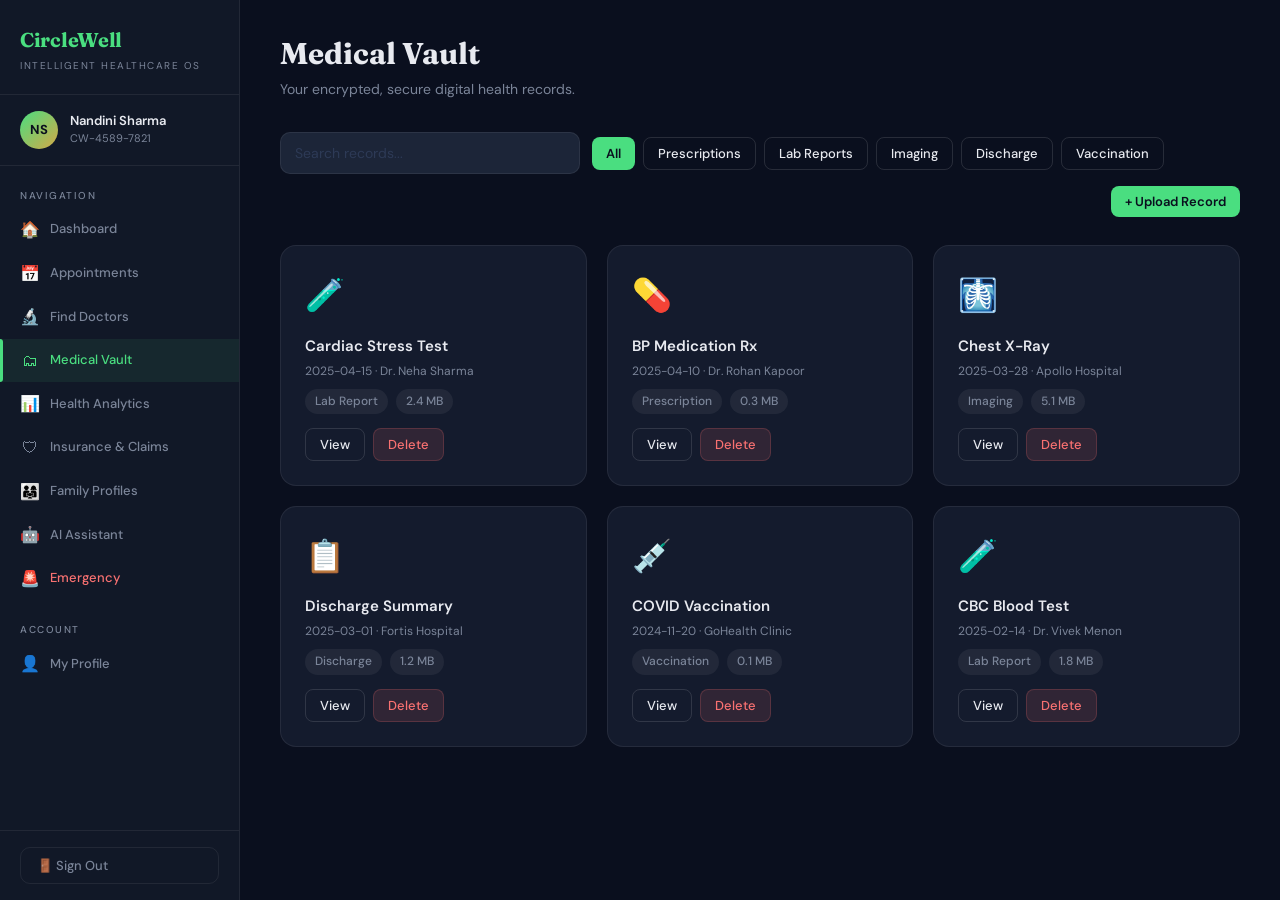
<file: circlewell/pages/records.html>
<!DOCTYPE html>
<html lang="en">
<head>
<meta charset="UTF-8"><meta name="viewport" content="width=device-width, initial-scale=1.0">
<title>Medical Vault — CircleWell</title>
<link rel="stylesheet" href="../css/style.css">
<style>
.records-grid{display:grid;grid-template-columns:repeat(auto-fill,minmax(260px,1fr));gap:20px;}
.record-card{background:var(--card);border:1px solid var(--border);border-radius:var(--radius2);padding:24px;transition:transform 0.2s;}
.record-card:hover{transform:translateY(-3px);}
.rec-icon{font-size:32px;margin-bottom:12px;}
.rec-name{font-weight:600;font-size:15px;margin-bottom:4px;}
.rec-meta{font-size:12px;color:var(--muted);}
.upload-zone{border:2px dashed var(--border);border-radius:var(--radius2);padding:40px;text-align:center;cursor:pointer;transition:border-color 0.2s;}
.upload-zone:hover{border-color:var(--sage);}
.cat-tabs{display:flex;gap:8px;flex-wrap:wrap;margin-bottom:24px;}
</style>
</head>
<body>
<div class="app-shell">
  <div id="sidebar-mount"></div>
  <main class="main">
    <div class="page-header">
      <h1>Medical Vault</h1>
      <p>Your encrypted, secure digital health records.</p>
    </div>

    <div style="display:flex;gap:12px;margin-bottom:28px;align-items:center;flex-wrap:wrap;">
      <input class="form-input" id="rec-search" placeholder="Search records..." style="max-width:300px;" oninput="filterRecords()">
      <div class="cat-tabs" style="margin:0;">
        <button class="btn btn-primary btn-sm filter-tab active" data-cat="all">All</button>
        <button class="btn btn-outline btn-sm filter-tab" data-cat="prescription">Prescriptions</button>
        <button class="btn btn-outline btn-sm filter-tab" data-cat="lab">Lab Reports</button>
        <button class="btn btn-outline btn-sm filter-tab" data-cat="imaging">Imaging</button>
        <button class="btn btn-outline btn-sm filter-tab" data-cat="discharge">Discharge</button>
        <button class="btn btn-outline btn-sm filter-tab" data-cat="vaccination">Vaccination</button>
      </div>
      <button class="btn btn-primary btn-sm" style="margin-left:auto;" onclick="openModal('upload-modal')">+ Upload Record</button>
    </div>

    <div class="records-grid" id="records-grid"></div>
  </main>
</div>

<!-- Upload Modal -->
<div class="modal-overlay" id="upload-modal">
  <div class="modal">
    <div class="modal-header">
      <div class="modal-title">Upload Record</div>
      <button class="modal-close">✕</button>
    </div>
    <div class="form-group">
      <label class="form-label">Record Name</label>
      <input class="form-input" id="rec-name" placeholder="Blood Test Report – April 2025">
    </div>
    <div class="form-group">
      <label class="form-label">Category</label>
      <select class="form-select" id="rec-cat">
        <option value="prescription">Prescription</option>
        <option value="lab">Lab Report</option>
        <option value="imaging">Imaging (X-Ray/MRI)</option>
        <option value="discharge">Discharge Summary</option>
        <option value="vaccination">Vaccination Record</option>
      </select>
    </div>
    <div class="form-group">
      <label class="form-label">Date</label>
      <input class="form-input" type="date" id="rec-date">
    </div>
    <div class="form-group">
      <label class="form-label">Doctor / Hospital</label>
      <input class="form-input" id="rec-doctor" placeholder="Dr. Neha Sharma / Apollo Hospital">
    </div>
    <div class="form-group">
      <div class="upload-zone" onclick="document.getElementById('rec-file').click()">
        <div style="font-size:32px;margin-bottom:8px;">📎</div>
        <div style="font-size:14px;font-weight:500;" id="file-label">Click to select file</div>
        <div style="font-size:12px;color:var(--muted);margin-top:4px;">PDF, JPG, PNG — up to 20MB</div>
        <input type="file" id="rec-file" style="display:none" accept=".pdf,.jpg,.jpeg,.png" onchange="document.getElementById('file-label').textContent=this.files[0]?.name||'Click to select file'">
      </div>
    </div>
    <div style="display:flex;gap:12px;justify-content:flex-end;">
      <button class="btn btn-outline" onclick="closeModal('upload-modal')">Cancel</button>
      <button class="btn btn-primary" onclick="uploadRecord()">Save Record</button>
    </div>
  </div>
</div>

<script type="module">
import { buildSidebar, DEMO, toast, openModal, closeModal, setupModals } from '../js/shared.js';
window.openModal = openModal; window.closeModal = closeModal;
document.getElementById('sidebar-mount').outerHTML = buildSidebar('records', DEMO);
setupModals();
window.handleLogout = () => { sessionStorage.clear(); window.location.href = '../index.html'; };

const CAT_ICONS = { prescription:'💊', lab:'🧪', imaging:'🩻', discharge:'📋', vaccination:'💉' };
const CAT_LABELS = { prescription:'Prescription', lab:'Lab Report', imaging:'Imaging', discharge:'Discharge', vaccination:'Vaccination' };

const SEED = [
  { id:'1', name:'Cardiac Stress Test', cat:'lab',          date:'2025-04-15', doctor:'Dr. Neha Sharma', size:'2.4 MB' },
  { id:'2', name:'BP Medication Rx',    cat:'prescription', date:'2025-04-10', doctor:'Dr. Rohan Kapoor', size:'0.3 MB' },
  { id:'3', name:'Chest X-Ray',          cat:'imaging',      date:'2025-03-28', doctor:'Apollo Hospital',  size:'5.1 MB' },
  { id:'4', name:'Discharge Summary',   cat:'discharge',    date:'2025-03-01', doctor:'Fortis Hospital',  size:'1.2 MB' },
  { id:'5', name:'COVID Vaccination',   cat:'vaccination',  date:'2024-11-20', doctor:'GoHealth Clinic',  size:'0.1 MB' },
  { id:'6', name:'CBC Blood Test',       cat:'lab',          date:'2025-02-14', doctor:'Dr. Vivek Menon',  size:'1.8 MB' },
];

const KEY = 'cw_records';
let allRecs = JSON.parse(localStorage.getItem(KEY) || 'null') || SEED;
let curCat  = 'all';

function save() { localStorage.setItem(KEY, JSON.stringify(allRecs)); }

function render() {
  const q   = document.getElementById('rec-search').value.toLowerCase();
  const data = allRecs.filter(r => {
    const matchCat = curCat === 'all' || r.cat === curCat;
    const matchQ   = !q || r.name.toLowerCase().includes(q) || r.doctor.toLowerCase().includes(q);
    return matchCat && matchQ;
  });
  const grid = document.getElementById('records-grid');
  if (!data.length) {
    grid.innerHTML = `<div class="empty-state" style="grid-column:1/-1"><span class="empty-icon">🗂</span><h3>No records found</h3><p>Upload your first medical record.</p></div>`;
    return;
  }
  grid.innerHTML = data.map(r => `
    <div class="record-card">
      <div class="rec-icon">${CAT_ICONS[r.cat]||'📄'}</div>
      <div class="rec-name">${r.name}</div>
      <div class="rec-meta">${r.date} · ${r.doctor}</div>
      <div style="margin-top:8px;"><span class="badge badge-muted">${CAT_LABELS[r.cat]}</span> <span class="badge badge-muted" style="margin-left:4px;">${r.size||''}</span></div>
      <div style="display:flex;gap:8px;margin-top:14px;">
        <button class="btn btn-outline btn-sm" onclick="downloadRec('${r.id}')">View</button>
        <button class="btn btn-danger btn-sm" onclick="deleteRec('${r.id}')">Delete</button>
      </div>
    </div>`).join('');
}

window.filterRecords = render;

window.uploadRecord = () => {
  const name   = document.getElementById('rec-name').value.trim();
  const cat    = document.getElementById('rec-cat').value;
  const date   = document.getElementById('rec-date').value;
  const doctor = document.getElementById('rec-doctor').value.trim();
  if (!name || !date) { toast('Please fill in required fields.','error'); return; }
  const rec = { id: Date.now().toString(), name, cat, date, doctor, size: '— MB' };
  allRecs.unshift(rec);
  save();
  // Firebase: await addItem('records', { ...rec, uid: DEMO.uid });
  render();
  closeModal('upload-modal');
  toast('Record uploaded successfully!');
};

window.deleteRec = (id) => {
  allRecs = allRecs.filter(r => r.id !== id);
  save();
  render();
  toast('Record deleted.');
};

window.downloadRec = (id) => {
  const r = allRecs.find(x => x.id === id);
  toast(`Opening "${r.name}" — (File viewer would open here)`);
};

document.querySelectorAll('.filter-tab').forEach(btn => {
  btn.addEventListener('click', () => {
    document.querySelectorAll('.filter-tab').forEach(b => { b.classList.remove('active','btn-primary'); b.classList.add('btn-outline'); });
    btn.classList.add('active','btn-primary'); btn.classList.remove('btn-outline');
    curCat = btn.dataset.cat;
    render();
  });
});

document.getElementById('rec-date').valueAsDate = new Date();
render();
</script>
</body>
</html>
</file>
<file: circlewell/css/style.css>
@import url('https://fonts.googleapis.com/css2?family=Fraunces:ital,opsz,wght@0,9..144,300;0,9..144,600;0,9..144,700;1,9..144,300&family=DM+Sans:wght@300;400;500;600&display=swap');

/* ── Reset ── */
*, *::before, *::after { box-sizing: border-box; margin: 0; padding: 0; }

/* ── Design Tokens ── */
:root {
  --navy:   #0a0f1e;
  --navy2:  #111827;
  --navy3:  #1c2538;
  --navy4:  #243047;
  --navy5:  #2d3a56;

  --sage:   #4ade80;
  --sage2:  #86efac;
  --sage3:  #bbf7d0;
  --gold:   #d4a847;
  --gold2:  #f0c060;
  --red:    #f87171;
  --red2:   #fca5a5;
  --blue:   #60a5fa;

  --text:   #e8eaf0;
  --muted:  #7b8599;
  --border: rgba(255,255,255,0.07);
  --border2:rgba(255,255,255,0.12);

  --card:        #141b2d;
  --card-hover:  #192035;
  --sidebar-w:   240px;

  --radius:  10px;
  --radius2: 16px;
  --radius3: 22px;

  --shadow-sm: 0 2px 8px rgba(0,0,0,0.3);
  --shadow:    0 4px 20px rgba(0,0,0,0.4);
  --shadow-lg: 0 8px 40px rgba(0,0,0,0.5);

  --transition: 0.2s ease;
}

/* ── Base ── */
html { scroll-behavior: smooth; }
body {
  background: var(--navy);
  color: var(--text);
  font-family: 'DM Sans', sans-serif;
  font-size: 14px;
  line-height: 1.6;
  min-height: 100vh;
  -webkit-font-smoothing: antialiased;
}

h1, h2, h3, h4 { font-family: 'Fraunces', serif; font-weight: 600; line-height: 1.2; }
a { color: inherit; }
button { font-family: 'DM Sans', sans-serif; }

/* ── App Shell ── */
.app-shell {
  display: flex;
  min-height: 100vh;
}

/* ── Sidebar ── */
.sidebar {
  width: var(--sidebar-w);
  background: var(--navy2);
  border-right: 1px solid var(--border);
  display: flex;
  flex-direction: column;
  position: fixed;
  top: 0; left: 0;
  height: 100vh;
  z-index: 100;
  transition: transform var(--transition);
  overflow-y: auto;
  overflow-x: hidden;
}

.sidebar-logo {
  padding: 24px 20px 20px;
  border-bottom: 1px solid var(--border);
  flex-shrink: 0;
}
.sidebar-logo .logo-text {
  font-family: 'Fraunces', serif;
  font-size: 20px;
  font-weight: 700;
  color: var(--sage);
  letter-spacing: -0.3px;
}
.sidebar-logo .logo-tag {
  font-size: 10px;
  color: var(--muted);
  letter-spacing: 1.5px;
  text-transform: uppercase;
  margin-top: 2px;
}

.sidebar-user {
  padding: 16px 20px;
  border-bottom: 1px solid var(--border);
  display: flex;
  align-items: center;
  gap: 12px;
  flex-shrink: 0;
}
.user-avatar {
  width: 38px; height: 38px;
  border-radius: 50%;
  background: linear-gradient(135deg, var(--sage), var(--gold));
  display: flex; align-items: center; justify-content: center;
  font-size: 13px; font-weight: 700;
  color: var(--navy);
  flex-shrink: 0;
}
.user-name { font-size: 13px; font-weight: 600; line-height: 1.3; }
.user-id   { font-size: 11px; color: var(--muted); }

.sidebar-nav { flex: 1; padding: 12px 0; }
.nav-section {
  padding: 10px 20px 4px;
  font-size: 10px;
  letter-spacing: 1.5px;
  text-transform: uppercase;
  color: var(--muted);
  font-weight: 500;
}
.nav-item {
  display: flex;
  align-items: center;
  gap: 10px;
  padding: 9px 20px;
  font-size: 13px;
  font-weight: 500;
  color: var(--muted);
  text-decoration: none;
  border-radius: 0;
  transition: all var(--transition);
  cursor: pointer;
  border: none;
  background: none;
  width: 100%;
  text-align: left;
  position: relative;
}
.nav-item:hover {
  color: var(--text);
  background: rgba(255,255,255,0.04);
}
.nav-item.active {
  color: var(--sage);
  background: rgba(74,222,128,0.08);
}
.nav-item.active::before {
  content: '';
  position: absolute;
  left: 0; top: 0; bottom: 0;
  width: 3px;
  background: var(--sage);
  border-radius: 0 3px 3px 0;
}
.nav-item .nav-icon { font-size: 16px; width: 20px; text-align: center; flex-shrink: 0; }
.nav-item .nav-badge {
  margin-left: auto;
  background: var(--red);
  color: white;
  font-size: 10px;
  padding: 1px 6px;
  border-radius: 99px;
  font-weight: 600;
}
.nav-emergency {
  color: var(--red) !important;
}
.nav-emergency:hover { background: rgba(248,113,113,0.08) !important; }
.nav-emergency.active {
  color: var(--red) !important;
  background: rgba(248,113,113,0.08) !important;
}
.nav-emergency.active::before { background: var(--red) !important; }

.sidebar-footer {
  padding: 16px 20px;
  border-top: 1px solid var(--border);
  flex-shrink: 0;
}
.sidebar-footer button {
  width: 100%;
  padding: 9px 16px;
  background: transparent;
  border: 1px solid var(--border);
  border-radius: var(--radius);
  color: var(--muted);
  font-size: 13px;
  font-weight: 500;
  cursor: pointer;
  transition: all var(--transition);
  text-align: left;
  display: flex;
  align-items: center;
  gap: 8px;
}
.sidebar-footer button:hover {
  background: rgba(248,113,113,0.08);
  color: var(--red);
  border-color: rgba(248,113,113,0.2);
}

/* ── Main Content ── */
.main {
  margin-left: var(--sidebar-w);
  flex: 1;
  padding: 36px 40px;
  min-height: 100vh;
}

.page-header {
  margin-bottom: 32px;
}
.page-header h1 {
  font-size: 30px;
  font-weight: 700;
  color: var(--text);
  margin-bottom: 6px;
}
.page-header p {
  color: var(--muted);
  font-size: 14px;
}

/* ── Cards ── */
.card {
  background: var(--card);
  border: 1px solid var(--border);
  border-radius: var(--radius2);
  padding: 24px;
}
.card-sm {
  padding: 20px;
}

/* ── Grids ── */
.grid-2 { display: grid; grid-template-columns: 1fr 1fr; gap: 20px; }
.grid-3 { display: grid; grid-template-columns: repeat(3, 1fr); gap: 20px; }
.stat-grid { display: grid; grid-template-columns: repeat(4, 1fr); gap: 16px; margin-bottom: 28px; }

/* ── Stat Cards ── */
.stat-card {
  background: var(--card);
  border: 1px solid var(--border);
  border-radius: var(--radius2);
  padding: 22px 24px;
  position: relative;
  overflow: hidden;
  transition: transform var(--transition), box-shadow var(--transition);
}
.stat-card:hover {
  transform: translateY(-2px);
  box-shadow: var(--shadow);
}
.stat-card .icon { font-size: 24px; display: block; margin-bottom: 12px; }
.stat-card .value {
  font-family: 'Fraunces', serif;
  font-size: 34px;
  font-weight: 700;
  color: var(--text);
  line-height: 1;
  margin-bottom: 4px;
}
.stat-card .label { font-size: 12px; color: var(--muted); font-weight: 500; margin-bottom: 6px; }
.stat-card .trend { font-size: 12px; font-weight: 500; }
.stat-card .trend.up   { color: var(--sage); }
.stat-card .trend.down { color: var(--gold); }

/* ── Section Header ── */
.section-header {
  display: flex;
  align-items: center;
  justify-content: space-between;
  margin-bottom: 16px;
}
.section-title {
  font-family: 'Fraunces', serif;
  font-size: 17px;
  font-weight: 600;
}

/* ── Buttons ── */
.btn {
  display: inline-flex;
  align-items: center;
  justify-content: center;
  gap: 6px;
  padding: 10px 18px;
  border-radius: var(--radius);
  font-size: 14px;
  font-weight: 500;
  font-family: 'DM Sans', sans-serif;
  cursor: pointer;
  transition: all var(--transition);
  border: none;
  text-decoration: none;
  white-space: nowrap;
}
.btn-primary {
  background: var(--sage);
  color: var(--navy);
  font-weight: 600;
}
.btn-primary:hover { background: var(--sage2); transform: translateY(-1px); }
.btn-outline {
  background: transparent;
  color: var(--text);
  border: 1px solid var(--border2);
}
.btn-outline:hover { background: rgba(255,255,255,0.05); border-color: rgba(255,255,255,0.2); }
.btn-danger {
  background: rgba(248,113,113,0.12);
  color: var(--red);
  border: 1px solid rgba(248,113,113,0.2);
}
.btn-danger:hover { background: rgba(248,113,113,0.2); }
.btn-sm { padding: 7px 14px; font-size: 13px; border-radius: 8px; }
.btn-lg { padding: 14px 28px; font-size: 15px; border-radius: 12px; }
.btn:disabled { opacity: 0.5; cursor: not-allowed; transform: none !important; }

/* ── Badges ── */
.badge {
  display: inline-flex;
  align-items: center;
  padding: 3px 10px;
  border-radius: 99px;
  font-size: 12px;
  font-weight: 500;
}
.badge-green  { background: rgba(74,222,128,0.12);  color: var(--sage); }
.badge-gold   { background: rgba(212,168,71,0.12);  color: var(--gold); }
.badge-red    { background: rgba(248,113,113,0.12); color: var(--red);  }
.badge-blue   { background: rgba(96,165,250,0.12);  color: var(--blue); }
.badge-muted  { background: rgba(255,255,255,0.06); color: var(--muted); }

/* ── Form Elements ── */
.form-group   { margin-bottom: 16px; }
.form-label   { display: block; font-size: 12px; color: var(--muted); margin-bottom: 6px; font-weight: 500; letter-spacing: 0.3px; }
.form-input,
.form-select,
.form-textarea {
  width: 100%;
  background: var(--navy3);
  border: 1px solid var(--border);
  border-radius: var(--radius);
  padding: 11px 14px;
  color: var(--text);
  font-family: 'DM Sans', sans-serif;
  font-size: 14px;
  outline: none;
  transition: border-color var(--transition), box-shadow var(--transition);
  -webkit-appearance: none;
}
.form-input:focus,
.form-select:focus,
.form-textarea:focus {
  border-color: var(--sage);
  box-shadow: 0 0 0 3px rgba(74,222,128,0.08);
}
.form-input::placeholder,
.form-textarea::placeholder { color: var(--navy5); }
.form-select { cursor: pointer; }
.form-textarea { resize: vertical; min-height: 80px; line-height: 1.6; }
.form-grid { display: grid; grid-template-columns: 1fr 1fr; gap: 14px; }

/* ── Tables ── */
.table-wrap { overflow-x: auto; }
table { width: 100%; border-collapse: collapse; }
thead th {
  padding: 12px 16px;
  text-align: left;
  font-size: 11px;
  font-weight: 600;
  letter-spacing: 1px;
  text-transform: uppercase;
  color: var(--muted);
  border-bottom: 1px solid var(--border);
  white-space: nowrap;
}
tbody td {
  padding: 14px 16px;
  font-size: 14px;
  border-bottom: 1px solid var(--border);
  vertical-align: middle;
}
tbody tr:last-child td { border-bottom: none; }
tbody tr:hover td { background: rgba(255,255,255,0.02); }

/* ── Modal ── */
.modal-overlay {
  display: none;
  position: fixed;
  inset: 0;
  background: rgba(0,0,0,0.7);
  backdrop-filter: blur(4px);
  z-index: 500;
  align-items: center;
  justify-content: center;
  padding: 20px;
}
.modal-overlay.open { display: flex; }
.modal {
  background: var(--navy2);
  border: 1px solid var(--border2);
  border-radius: var(--radius3);
  padding: 28px;
  width: 100%;
  max-width: 520px;
  max-height: 90vh;
  overflow-y: auto;
  animation: modalIn 0.2s ease;
}
@keyframes modalIn {
  from { opacity: 0; transform: translateY(12px) scale(0.98); }
  to   { opacity: 1; transform: translateY(0) scale(1); }
}
.modal-header {
  display: flex;
  align-items: center;
  justify-content: space-between;
  margin-bottom: 20px;
}
.modal-title { font-family: 'Fraunces', serif; font-size: 20px; font-weight: 600; }
.modal-close {
  background: none; border: none; color: var(--muted);
  font-size: 18px; cursor: pointer; padding: 4px;
  transition: color var(--transition);
  line-height: 1;
}
.modal-close:hover { color: var(--text); }

/* ── Toast ── */
.toast-container {
  position: fixed;
  bottom: 24px; right: 24px;
  z-index: 9999;
  display: flex;
  flex-direction: column;
  gap: 10px;
}
.toast {
  background: var(--navy3);
  border: 1px solid var(--border2);
  border-radius: 12px;
  padding: 12px 18px;
  font-size: 13px;
  font-weight: 500;
  color: var(--text);
  box-shadow: var(--shadow-lg);
  display: flex;
  align-items: center;
  gap: 10px;
  animation: toastIn 0.25s ease;
  max-width: 320px;
}
.toast.success { border-left: 3px solid var(--sage); }
.toast.error   { border-left: 3px solid var(--red); }
@keyframes toastIn  { from { opacity:0; transform:translateX(20px); } to { opacity:1; transform:translateX(0); } }
@keyframes toastOut { from { opacity:1; transform:translateX(0); } to { opacity:0; transform:translateX(20px); } }

/* ── Empty State ── */
.empty-state {
  text-align: center;
  padding: 60px 20px;
  color: var(--muted);
}
.empty-icon  { font-size: 48px; display: block; margin-bottom: 14px; }
.empty-state h3 { font-family: 'Fraunces',serif; font-size:18px; color:var(--text); margin-bottom:6px; }
.empty-state p  { font-size:13px; }

/* ── Utility ── */
.text-sage  { color: var(--sage);  }
.text-gold  { color: var(--gold);  }
.text-red   { color: var(--red);   }
.text-muted { color: var(--muted); }
.text-blue  { color: var(--blue);  }

/* ── Mood Emoji ── */
.mood-emoji { cursor: pointer; transition: transform var(--transition); display:inline-block; }
.mood-emoji:hover { transform: scale(1.3); }

/* ── Responsive ── */
@media (max-width: 1024px) {
  .stat-grid { grid-template-columns: repeat(2, 1fr); }
  .grid-2    { grid-template-columns: 1fr; }
  .grid-3    { grid-template-columns: repeat(2, 1fr); }
}
@media (max-width: 768px) {
  .sidebar {
    transform: translateX(-100%);
  }
  .sidebar.open {
    transform: translateX(0);
  }
  .main {
    margin-left: 0;
    padding: 20px 16px;
  }
  .stat-grid { grid-template-columns: repeat(2, 1fr); }
  .grid-3    { grid-template-columns: 1fr 1fr; }
  .form-grid { grid-template-columns: 1fr; }
}
@media (max-width: 480px) {
  .grid-3    { grid-template-columns: 1fr; }
  .stat-grid { grid-template-columns: 1fr 1fr; }
}
</file>
